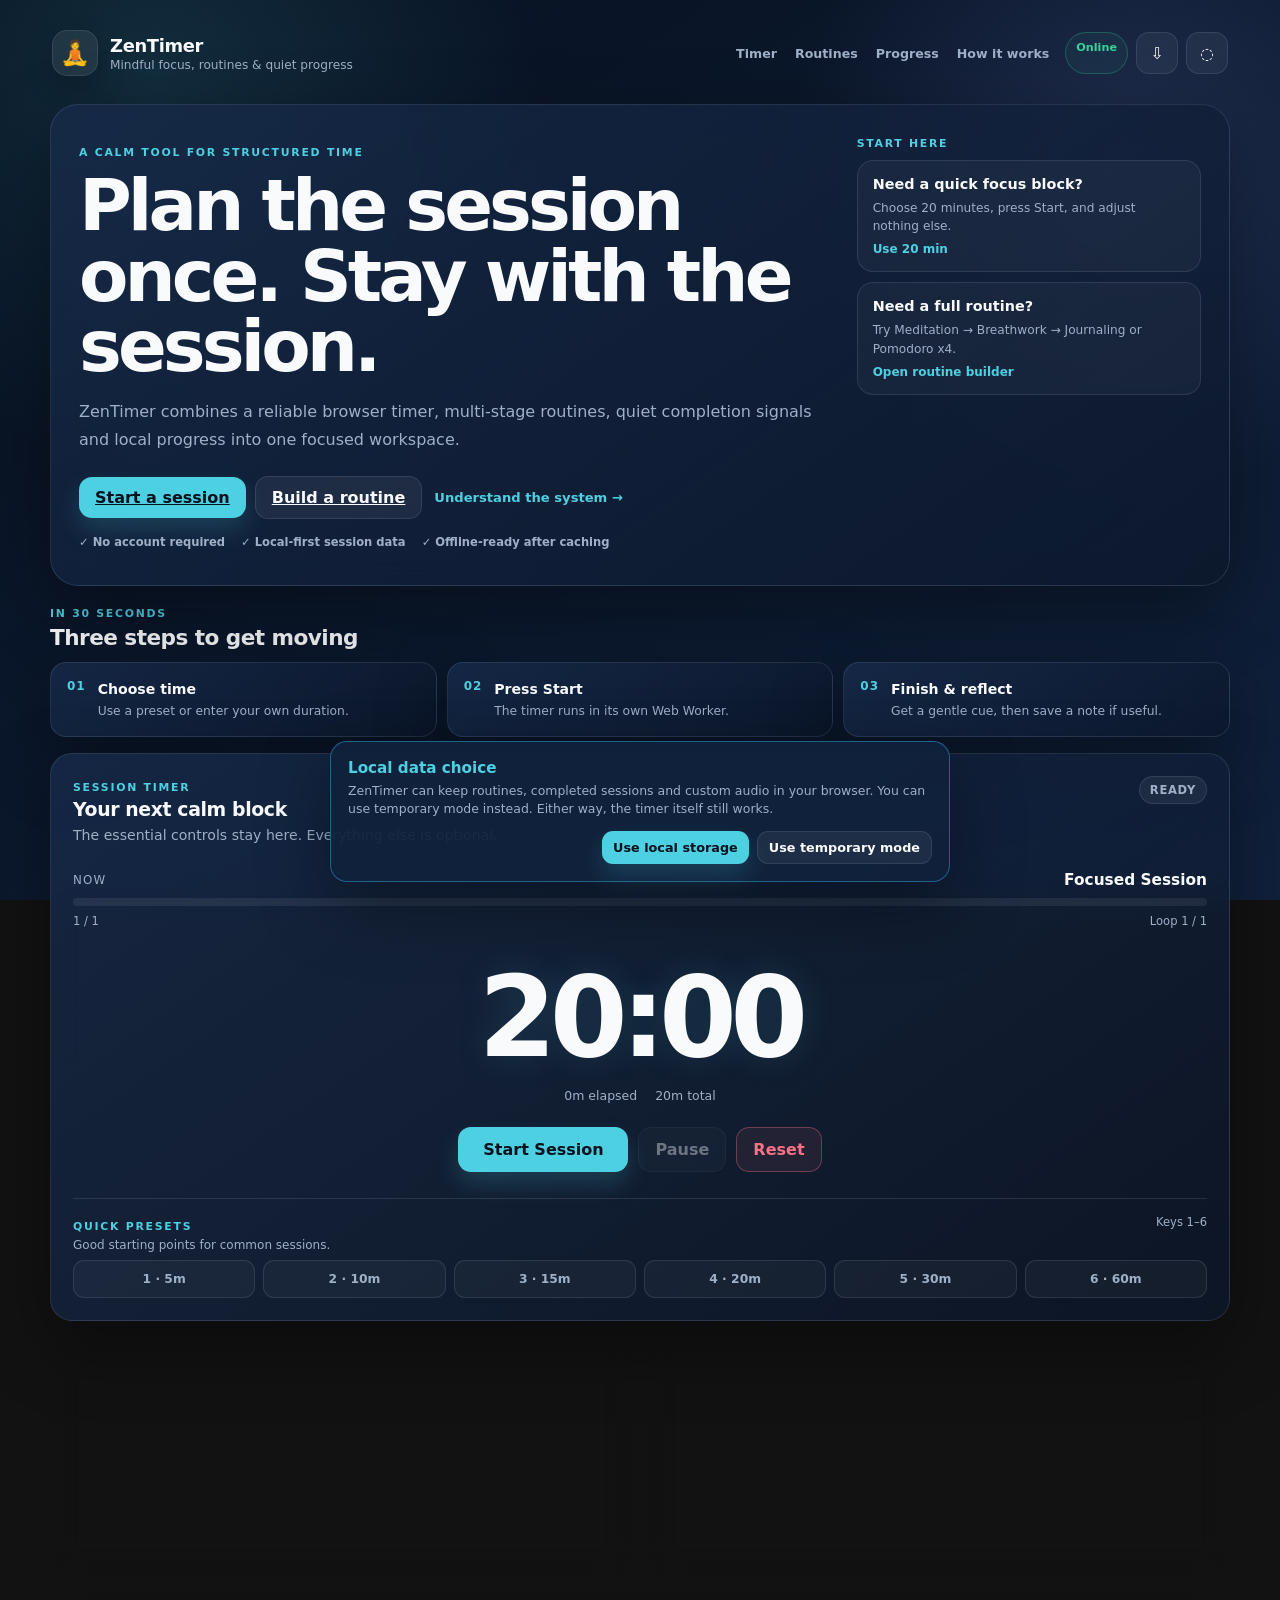
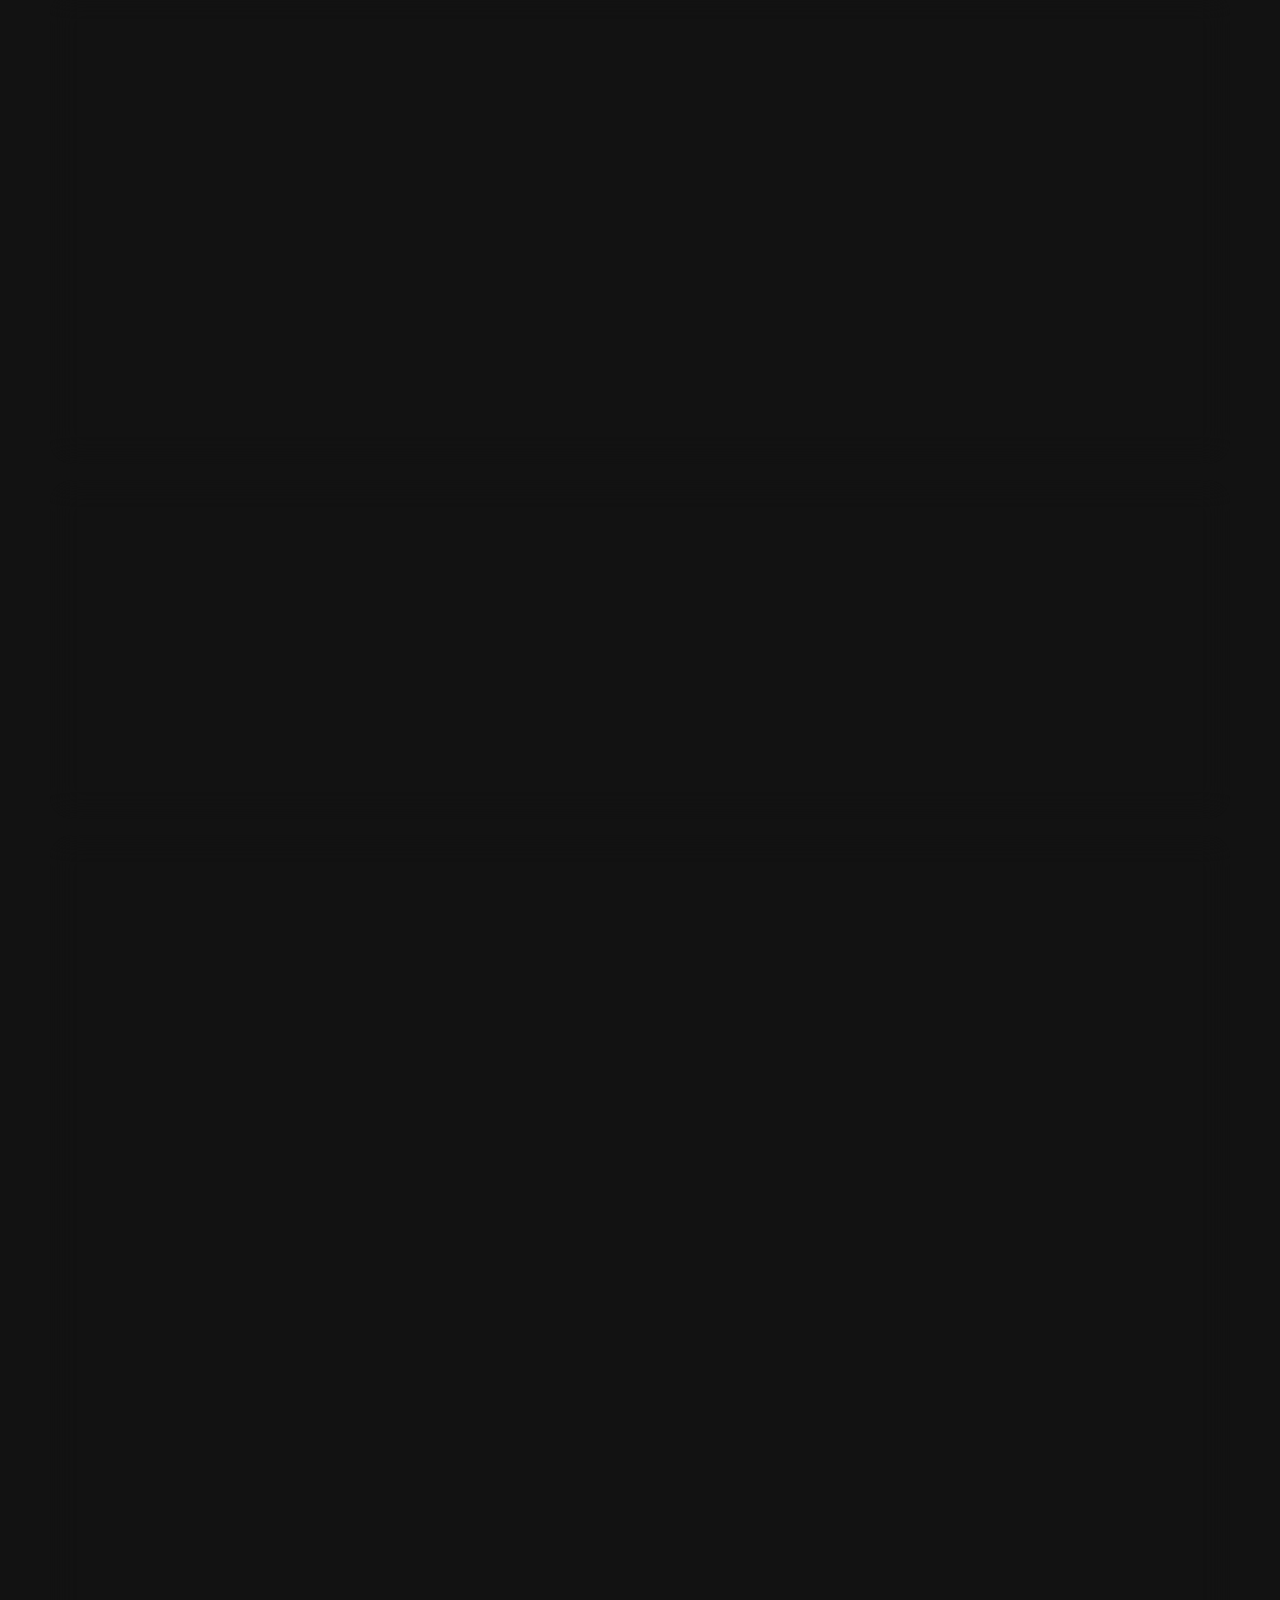
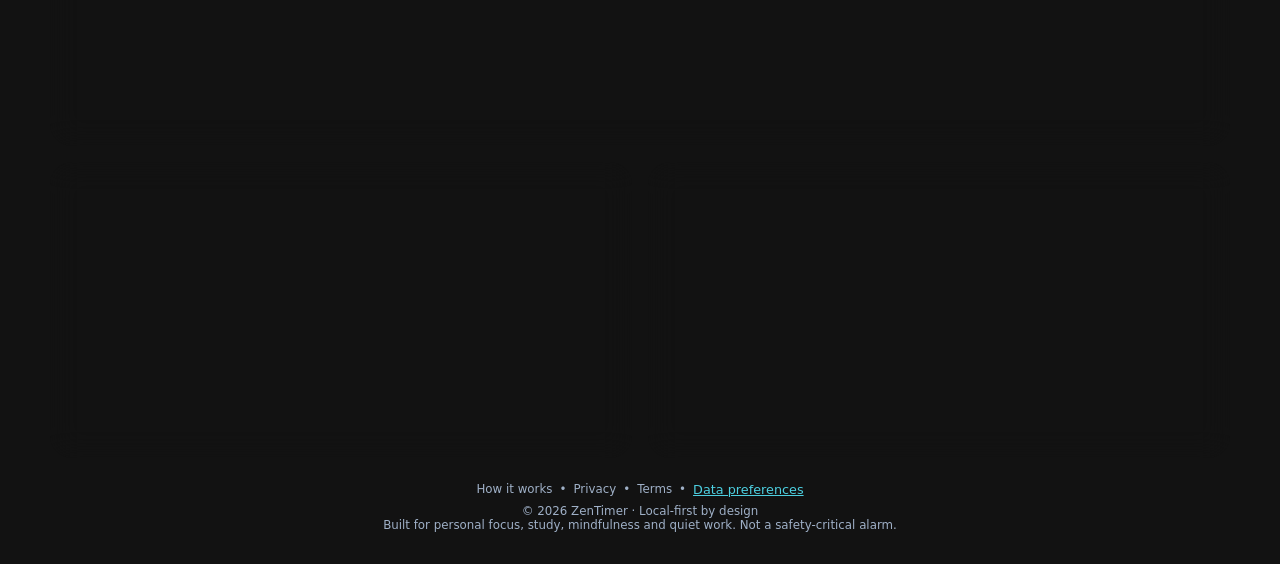
<file: index.html>
<!DOCTYPE html>
<html lang="en">
<head>
  <meta charset="UTF-8">
  <meta name="viewport" content="width=device-width, initial-scale=1.0, viewport-fit=cover">
  <meta name="theme-color" content="#07101f">
  <meta name="color-scheme" content="dark">
  <meta name="description" content="ZenTimer is a local-first mindfulness, focus and routine timer. Start quickly, build timed routines, use quiet alerts, and keep your session history on your device.">
  <meta name="keywords" content="mindfulness timer, focus timer, pomodoro timer, routine timer, meditation timer, offline timer, privacy-first productivity">
  <meta property="og:title" content="ZenTimer — Mindful Focus & Routine Timer">
  <meta property="og:description" content="A calm, local-first timer for structured focus, mindfulness and repeatable routines.">
  <meta property="og:type" content="website">
  <link rel="manifest" href="manifest.json">
  <link rel="icon" type="image/png" sizes="192x192" href="assets/icons/icon-192.png">
  <link rel="apple-touch-icon" sizes="192x192" href="assets/icons/icon-192.png">
  <link rel="stylesheet" href="css/styles.css">
  <title>ZenTimer — Mindful Focus & Routine Timer</title>
</head>
<body>
  <a class="skip-link" href="#mainContent">Skip to the timer</a>

  <div class="app-shell" id="appShell">
    <header class="topbar site-header">
      <a class="brand brand-link" href="index.html" aria-label="ZenTimer home">
        <span class="logo-icon" aria-hidden="true">🧘</span>
        <span>
          <strong>ZenTimer</strong>
          <small>Mindful focus, routines & quiet progress</small>
        </span>
      </a>
      <nav class="site-nav" aria-label="Primary navigation">
        <a href="#session">Timer</a>
        <a href="#routine">Routines</a>
        <a href="#progress">Progress</a>
        <a href="how-it-works.html">How it works</a>
      </nav>
      <div class="topbar-actions">
        <span id="networkStatus" class="status-chip" role="status" aria-live="polite">Checking connection…</span>
        <button class="icon-btn" id="installBtn" title="Install ZenTimer" aria-label="Install ZenTimer" hidden>⇩</button>
        <button class="icon-btn" id="zenBtn" title="Zen Mode (Esc)" aria-label="Enter Zen Mode">◌</button>
      </div>
    </header>

    <div id="appNotice" class="app-notice" role="status" aria-live="polite" hidden></div>

    <main class="dashboard" id="mainContent">
      <section class="hero-panel glass">
        <div class="hero-copy">
          <span class="eyebrow">A CALM TOOL FOR STRUCTURED TIME</span>
          <h1>Plan the session once. Stay with the session.</h1>
          <p class="hero-lead">ZenTimer combines a reliable browser timer, multi-stage routines, quiet completion signals and local progress into one focused workspace.</p>
          <div class="hero-actions">
            <a class="btn btn-primary" href="#session">Start a session</a>
            <a class="btn btn-secondary" href="#routine">Build a routine</a>
            <a class="text-action" href="how-it-works.html">Understand the system →</a>
          </div>
          <div class="trust-row" aria-label="ZenTimer product principles">
            <span>✓ No account required</span>
            <span>✓ Local-first session data</span>
            <span>✓ Offline-ready after caching</span>
          </div>
        </div>
        <aside class="hero-side" aria-label="Quick starting points">
          <span class="eyebrow">START HERE</span>
          <div class="starter-card">
            <strong>Need a quick focus block?</strong>
            <span>Choose 20 minutes, press Start, and adjust nothing else.</span>
            <a href="#session">Use 20 min</a>
          </div>
          <div class="starter-card">
            <strong>Need a full routine?</strong>
            <span>Try Meditation → Breathwork → Journaling or Pomodoro x4.</span>
            <a href="#routine">Open routine builder</a>
          </div>
        </aside>
      </section>

      <section class="how-start" aria-labelledby="startTitle">
        <div class="section-intro">
          <span class="eyebrow">IN 30 SECONDS</span>
          <h2 id="startTitle">Three steps to get moving</h2>
        </div>
        <div class="start-grid">
          <article class="start-step glass"><span class="step-number">01</span><div><strong>Choose time</strong><p>Use a preset or enter your own duration.</p></div></article>
          <article class="start-step glass"><span class="step-number">02</span><div><strong>Press Start</strong><p>The timer runs in its own Web Worker.</p></div></article>
          <article class="start-step glass"><span class="step-number">03</span><div><strong>Finish & reflect</strong><p>Get a gentle cue, then save a note if useful.</p></div></article>
        </div>
      </section>

      <section class="timer-card glass" id="session" aria-labelledby="timerTitle">
        <div class="section-header">
          <div>
            <span class="eyebrow">SESSION TIMER</span>
            <h2 id="timerTitle">Your next calm block</h2>
            <p class="muted">The essential controls stay here. Everything else is optional.</p>
          </div>
          <span class="status-badge" id="statusBadge" role="status" aria-live="polite">Ready</span>
        </div>

        <div class="stage-strip" id="stageStrip" aria-live="polite">
          <div class="stage-current">
            <span class="stage-label">Now</span>
            <strong id="currentStageName">Single Timer</strong>
          </div>
          <div class="stage-progress" aria-hidden="true"><span id="stageProgressBar"></span></div>
          <div class="stage-meta">
            <span id="stageCounter">1 / 1</span>
            <span id="loopCounter">Loop 1 / 1</span>
          </div>
        </div>

        <div class="timer-display" id="display" aria-live="off">20:00</div>
        <div class="elapsed-row">
          <span id="sessionElapsed">0m elapsed</span>
          <span id="sessionTotal">20m total</span>
        </div>

        <div class="controls primary-controls">
          <button id="startBtn" class="btn btn-primary btn-large">Start Session</button>
          <button id="pauseBtn" class="btn btn-secondary" disabled>Pause</button>
          <button id="resetBtn" class="btn btn-danger">Reset</button>
        </div>

        <div class="preset-wrap">
          <div class="subheader">
            <div>
              <span class="eyebrow">QUICK PRESETS</span>
              <span class="muted-inline">Good starting points for common sessions.</span>
            </div>
            <span class="hint">Keys 1–6</span>
          </div>
          <div class="preset-buttons">
            <button class="btn-preset" data-mins="5">1 · 5m</button>
            <button class="btn-preset" data-mins="10">2 · 10m</button>
            <button class="btn-preset" data-mins="15">3 · 15m</button>
            <button class="btn-preset active" data-mins="20">4 · 20m</button>
            <button class="btn-preset" data-mins="30">5 · 30m</button>
            <button class="btn-preset" data-mins="60">6 · 60m</button>
          </div>
        </div>
      </section>

      <section class="grid-2" aria-label="Session setup">
        <article class="panel glass">
          <div class="subheader">
            <div>
              <span class="eyebrow">SIMPLE TIMER</span>
              <h3>Set your base duration</h3>
            </div>
            <span class="hint">HH : MM</span>
          </div>
          <div class="time-input-group">
            <label class="input-field">
              <span>Hours</span>
              <input type="number" id="hours" min="0" max="23" value="0" inputmode="numeric" aria-label="Hours">
            </label>
            <span class="colon" aria-hidden="true">:</span>
            <label class="input-field">
              <span>Minutes</span>
              <input type="number" id="minutes" min="0" max="59" value="20" inputmode="numeric" aria-label="Minutes">
            </label>
          </div>
          <p class="helper-text">Use this for one uninterrupted block. For multiple stages, use the routine builder below.</p>
        </article>

        <article class="panel glass">
          <div class="subheader">
            <div>
              <span class="eyebrow">AMBIENT SUPPORT</span>
              <h3>Optional background sound</h3>
            </div>
            <span class="hint">Fades near finish</span>
          </div>
          <div class="sound-grid">
            <label class="select-field">
              <span>Sound</span>
              <select id="ambientSelect">
                <option value="off">Off</option>
                <option value="brown">Brown Noise</option>
                <option value="rain">Gentle Rain</option>
                <option value="binaural">4 Hz Binaural · 432/436 Hz</option>
              </select>
            </label>
            <label class="toggle compact"><input type="checkbox" id="chimeToggle" checked><span>Completion chime</span></label>
            <label class="toggle compact"><input type="checkbox" id="voiceToggle" checked><span>Voice announcement</span></label>
          </div>
        </article>
      </section>

      <section class="panel glass" id="routine" aria-labelledby="routineTitle">
        <div class="section-header">
          <div>
            <span class="eyebrow">ROUTINE BUILDER</span>
            <h2 id="routineTitle">Run several stages as one session</h2>
            <p class="muted">Example: 20 min Meditation → 5 min Breathwork → 10 min Journaling.</p>
          </div>
          <span class="chip" id="routineDurationChip">0m</span>
        </div>

        <div class="template-grid">
          <button type="button" class="template-card" data-template="morning"><strong>Morning Reset</strong><span>20m meditate · 5m breathe · 10m journal</span></button>
          <button type="button" class="template-card" data-template="pomodoro"><strong>Pomodoro x4</strong><span>25m deep work · 5m break × 4</span></button>
          <button type="button" class="template-card" data-template="deepwork"><strong>Deep Work</strong><span>50m focus · 10m recovery</span></button>
        </div>

        <div class="routine-toolbar">
          <label class="select-field routine-template-field">
            <span>Or choose a template</span>
            <select id="routineTemplate" aria-label="Routine templates">
              <option value="">Templates…</option>
              <option value="morning">Morning Reset</option>
              <option value="pomodoro">Pomodoro x4</option>
              <option value="deepwork">Deep Work + Break</option>
            </select>
          </label>
          <label class="number-field">
            <span>Repeat routine</span>
            <input type="number" id="routineLoops" min="1" max="12" value="1" aria-label="Routine repeat count">
          </label>
          <button class="btn btn-secondary btn-sm" id="saveRoutineBtn">Save routine</button>
          <button class="btn btn-secondary btn-sm" id="clearRoutineBtn">Clear</button>
        </div>

        <div id="routineList" class="routine-list"></div>

        <div class="routine-add">
          <input id="blockName" maxlength="42" placeholder="Block name (e.g. Meditation)" aria-label="Block name">
          <input id="blockMinutes" type="number" min="0" max="240" placeholder="min" aria-label="Block minutes">
          <input id="blockSeconds" type="number" min="0" max="59" placeholder="sec" aria-label="Block seconds">
          <button class="btn btn-primary btn-sm" id="addBlockBtn">+ Add block</button>
        </div>

        <div class="routine-saved">
          <label class="select-field">
            <span>Saved routines</span>
            <select id="savedRoutineSelect">
              <option value="">Choose a saved routine…</option>
            </select>
          </label>
          <button class="btn-link" id="deleteRoutineBtn">Delete saved routine</button>
        </div>
      </section>

      <section class="panel glass" id="customize" aria-labelledby="customizeTitle">
        <div class="section-header">
          <div>
            <span class="eyebrow">OPTIONAL CONTROLS</span>
            <h2 id="customizeTitle">Make the session fit your environment</h2>
            <p class="muted">Keep these defaults unless you have a specific need.</p>
          </div>
        </div>
        <div class="customize-grid">
          <article class="setting-card">
            <span class="setting-icon" aria-hidden="true">🔔</span>
            <div>
              <h3>Mid-session chimes</h3>
              <p>Use a soft time anchor during long sessions.</p>
              <label class="toggle"><input type="checkbox" id="intervalToggle"><span>Enable interval chimes</span></label>
              <label class="select-field"><span>Every</span><select id="intervalMinutes"><option value="5">5 minutes</option><option value="10" selected>10 minutes</option><option value="15">15 minutes</option><option value="20">20 minutes</option></select></label>
            </div>
          </article>
          <article class="setting-card">
            <span class="setting-icon" aria-hidden="true">🔇</span>
            <div>
              <h3>Quiet workspace</h3>
              <p>Finish without a loud alert in a library or shared office.</p>
              <label class="toggle"><input type="checkbox" id="visualAlarmToggle" checked><span>Pulse screen + tab title</span></label>
              <button class="btn-link" id="notifyBtn">Enable OS notifications</button>
            </div>
          </article>
          <article class="setting-card">
            <span class="setting-icon" aria-hidden="true">⌨</span>
            <div>
              <h3>Keyboard control</h3>
              <p>Start, pause, reset or enter Zen Mode without leaving the keyboard.</p>
              <div class="shortcut-grid compact-shortcuts">
                <span><kbd>Space</kbd> Start / Pause</span><span><kbd>R</kbd> Reset</span><span><kbd>Esc</kbd> Zen Mode</span><span><kbd>1–6</kbd> Presets</span>
              </div>
            </div>
          </article>
        </div>
      </section>

      <section class="panel glass" id="progress" aria-labelledby="progressTitle">
        <div class="section-header">
          <div>
            <span class="eyebrow">PRIVATE PROGRESS</span>
            <h2 id="progressTitle">Review your practice without a cloud account</h2>
            <p class="muted">Completed sessions, notes, streaks and custom routines stay in browser storage on this device.</p>
          </div>
          <button class="btn btn-secondary btn-sm" id="clearAnalyticsBtn">Clear history</button>
        </div>
        <div class="stats-grid">
          <div class="stat"><strong id="totalHours">0.0h</strong><span>Total time</span></div>
          <div class="stat"><strong id="currentStreak">0</strong><span>Current streak</span></div>
          <div class="stat"><strong id="longestStreak">0</strong><span>Longest streak</span></div>
          <div class="stat"><strong id="sessionCount">0</strong><span>Sessions</span></div>
        </div>
        <div class="heatmap-grid">
          <div><div class="heatmap-title">Last 5 weeks</div><div id="weeklyHeatmap" class="heatmap"></div></div>
          <div><div class="heatmap-title">Last 6 months</div><div id="monthlyHeatmap" class="heatmap"></div></div>
        </div>
        <div class="recent-block">
          <div class="subheader"><strong>Recent reflections</strong><span class="hint">Export anytime</span></div>
          <div id="recentSessions" class="recent-sessions"><p class="muted">Complete a session to see your private reflections here.</p></div>
          <div class="export-actions"><button class="btn-link" id="exportMarkdownBtn">Export Markdown</button><button class="btn-link" id="exportCsvBtn">Export CSV</button></div>
        </div>
      </section>

      <section class="grid-2">
        <article class="panel glass">
          <div class="section-header">
            <div><span class="eyebrow">CUSTOM BELL</span><h3>Use your own MP3 or WAV</h3><p class="muted">Stored locally as a browser Blob; nothing is uploaded by this app.</p></div>
          </div>
          <div id="dropZone" class="drop-zone" tabindex="0">
            <input id="audioFileInput" type="file" accept=".mp3,.wav,audio/mpeg,audio/wav" hidden>
            <strong>Drop a .mp3 or .wav here</strong>
            <span>or <button class="btn-link inline" id="browseAudioBtn">browse from device</button></span>
          </div>
          <div class="custom-audio-row"><div id="customAudioName" class="muted">No custom bell selected</div><div class="inline-actions"><button class="btn btn-secondary btn-sm" id="previewAudioBtn" disabled>Preview</button><button class="btn btn-danger btn-sm" id="deleteAudioBtn" disabled>Remove</button></div></div>
        </article>

        <article class="panel glass value-panel">
          <span class="eyebrow">WHY ZEN TIMER?</span>
          <h3>It solves the friction around the timer.</h3>
          <p>Instead of switching tools between work, breaks, mindfulness and reflection, the app keeps the whole session in one place.</p>
          <div class="value-list">
            <span>→ Less manual reconfiguration</span>
            <span>→ Quiet completion options</span>
            <span>→ Progress without a mandatory account</span>
            <span>→ One repeatable workflow</span>
          </div>
          <a class="btn btn-secondary btn-sm" href="how-it-works.html">See the problem, architecture & roadmap →</a>
        </article>
      </section>
    </main>

    <footer>
      <nav class="footer-nav" aria-label="Footer navigation">
        <a href="how-it-works.html">How it works</a><span>•</span>
        <a href="privacy.html">Privacy</a><span>•</span>
        <a href="terms.html">Terms</a><span>•</span>
        <button id="manageConsentBtn" class="btn-text-link">Data preferences</button>
      </nav>
      <p class="copyright">© 2026 ZenTimer · Local-first by design</p>
      <p class="footer-note">Built for personal focus, study, mindfulness and quiet work. Not a safety-critical alarm.</p>
    </footer>
  </div>

  <div id="gdprBanner" class="gdpr-banner hidden">
    <div class="gdpr-content">
      <h3>Local data choice</h3>
      <p>ZenTimer can keep routines, completed sessions and custom audio in your browser. You can use temporary mode instead. Either way, the timer itself still works.</p>
      <div class="gdpr-actions">
        <button id="gdprAccept" class="btn btn-primary btn-sm">Use local storage</button>
        <button id="gdprDecline" class="btn btn-secondary btn-sm">Use temporary mode</button>
      </div>
    </div>
  </div>

  <div id="reflectionModal" class="modal hidden" role="dialog" aria-modal="true" aria-labelledby="reflectionTitle">
    <div class="modal-card glass">
      <div class="section-header">
        <div><span class="eyebrow">SESSION COMPLETE</span><h2 id="reflectionTitle">How did that session feel?</h2></div>
        <button class="icon-btn" id="closeReflectionBtn" title="Save & close" aria-label="Save and close">×</button>
      </div>
      <p id="reflectionSummary" class="muted"></p>
      <label class="select-field"><span>Focus rating</span><select id="focusRating"><option value="5">5 — deeply focused</option><option value="4">4 — focused</option><option value="3" selected>3 — mixed</option><option value="2">2 — distracted</option><option value="1">1 — very distracted</option></select></label>
      <label class="select-field"><span>Reflection / note</span><textarea id="reflectionNote" maxlength="500" placeholder="What do you want to remember?"></textarea></label>
      <div class="modal-actions"><button id="skipReflectionBtn" class="btn btn-secondary">Skip for now</button><button id="saveReflectionBtn" class="btn btn-primary">Save reflection</button></div>
    </div>
  </div>

  <div id="zenOverlay" class="zen-overlay hidden" aria-hidden="true">
    <div class="zen-clock" id="zenClock"></div>
    <div class="breath-circle" id="breathCircle"><span id="breathPhase">Inhale · 4</span></div>
    <div class="zen-stage" id="zenStage">Breathe</div>
    <button class="zen-exit" id="zenExitBtn">Exit Zen Mode · Esc</button>
  </div>

  <div id="visualAlert" class="visual-alert hidden">
    <div class="visual-alert-card"><span>✦</span><strong>Session Complete</strong><button class="btn btn-primary btn-sm" id="dismissVisualBtn">Dismiss</button></div>
  </div>

  <audio id="silentAudio" loop preload="auto" aria-hidden="true" src="[data-uri]"></audio>
  <audio id="customAudio" preload="auto"></audio>
  <noscript><div class="noscript-card">ZenTimer needs JavaScript to run the timer. Please enable JavaScript in your browser and reload the page.</div></noscript>

  <script src="js/app.js"></script>
  <script src="js/reliability.js"></script>
</body>
</html>
</file>
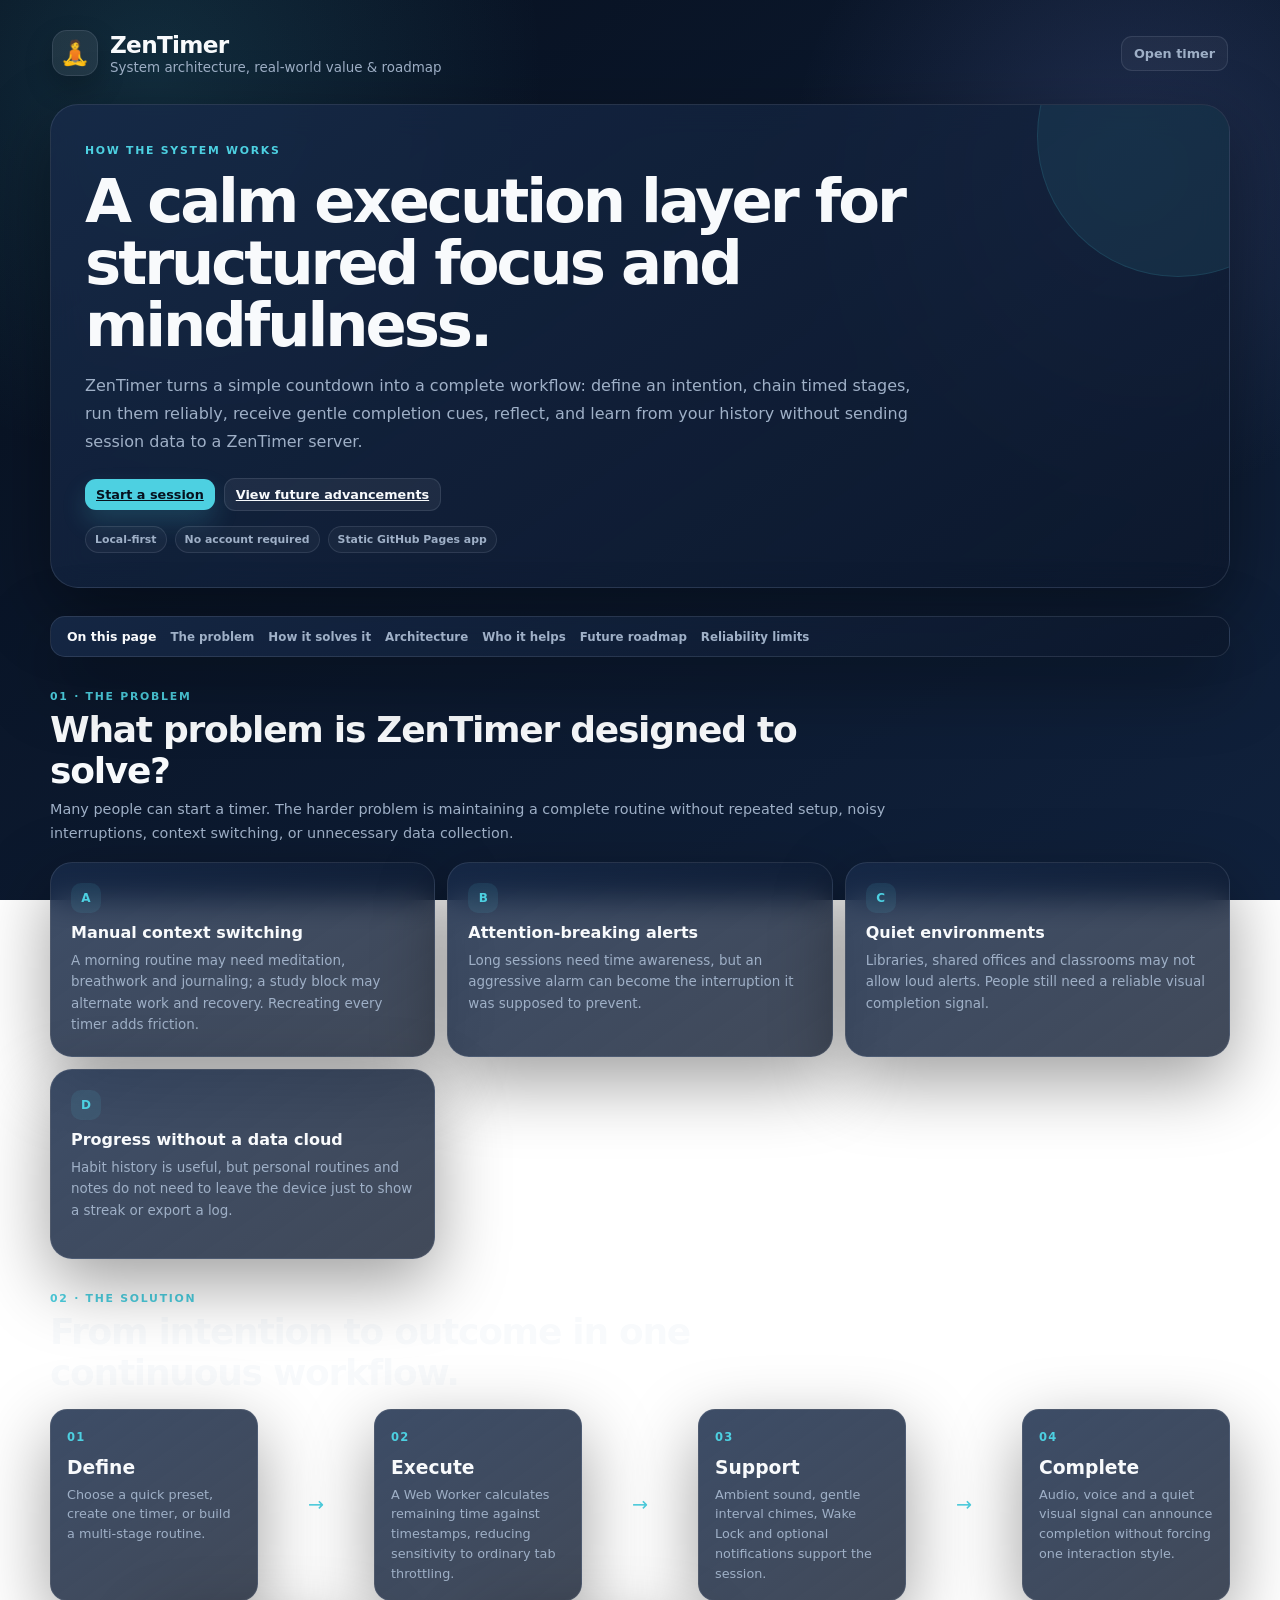
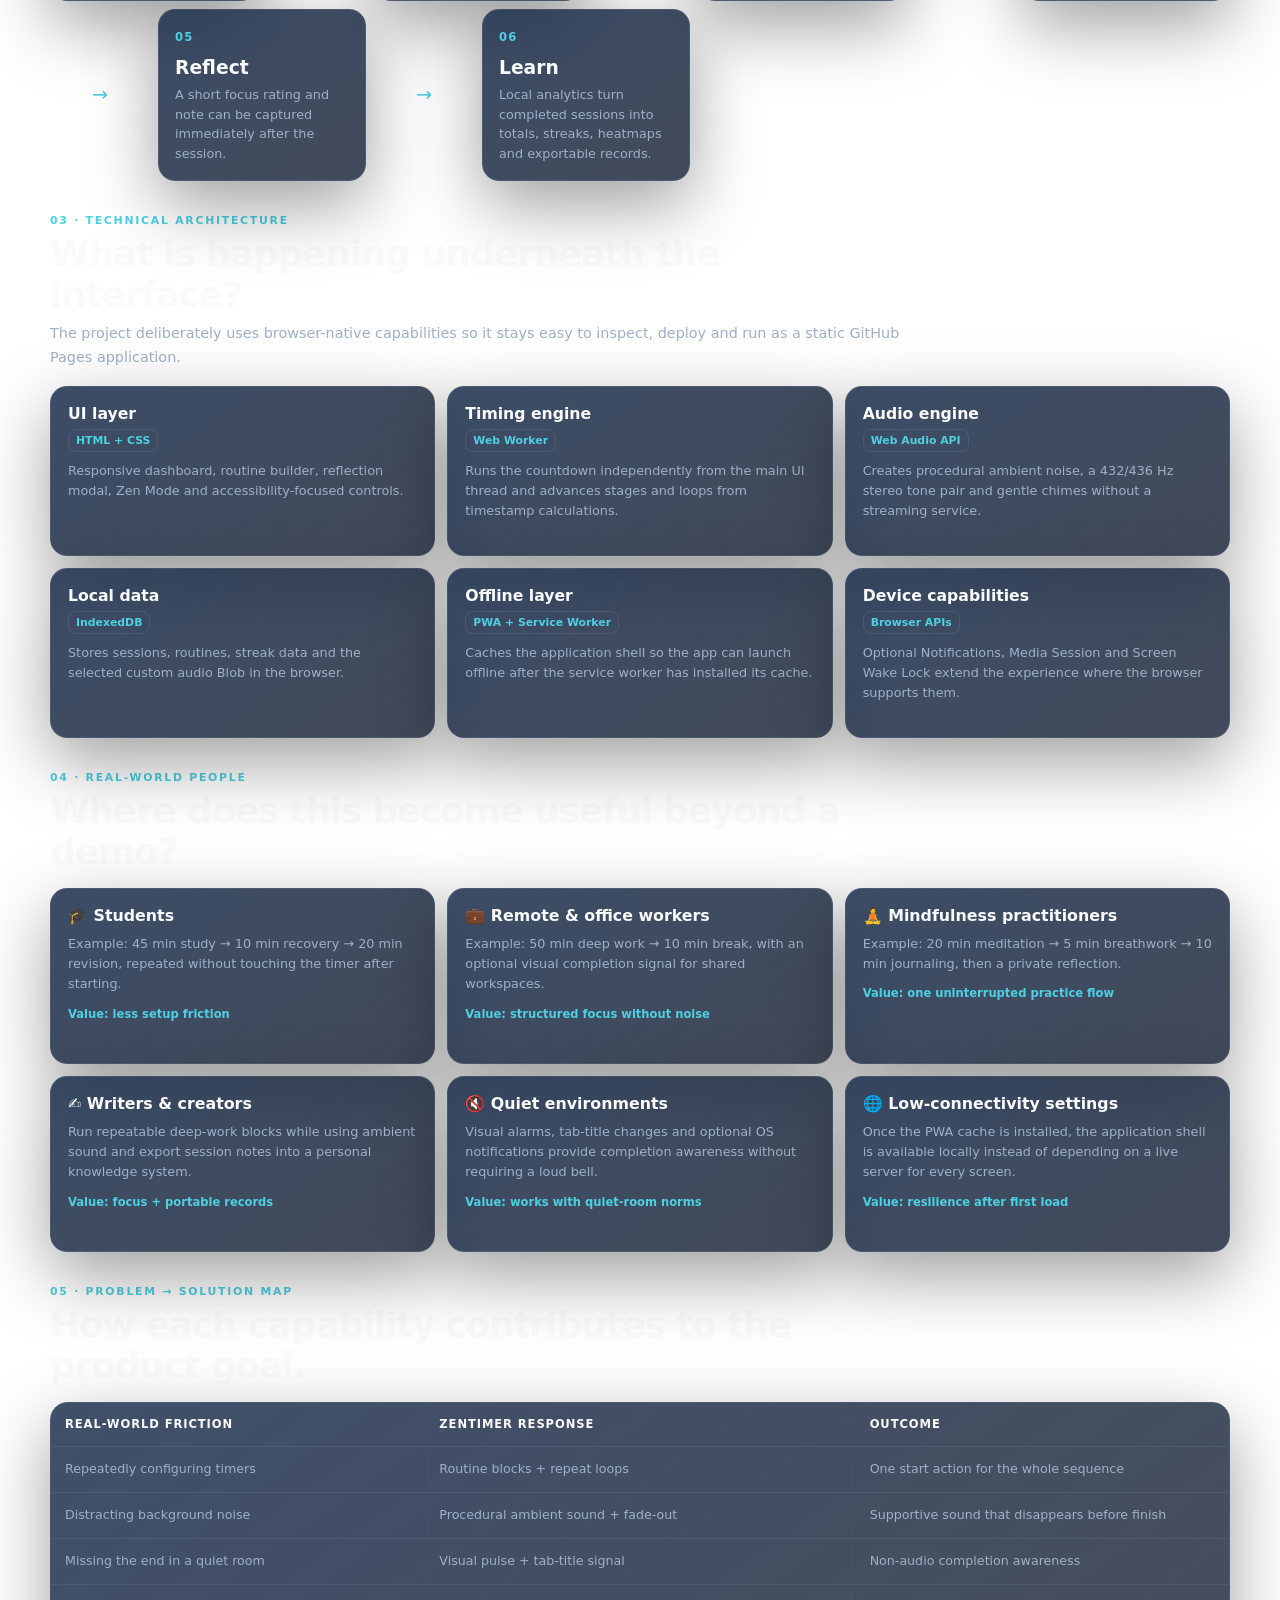
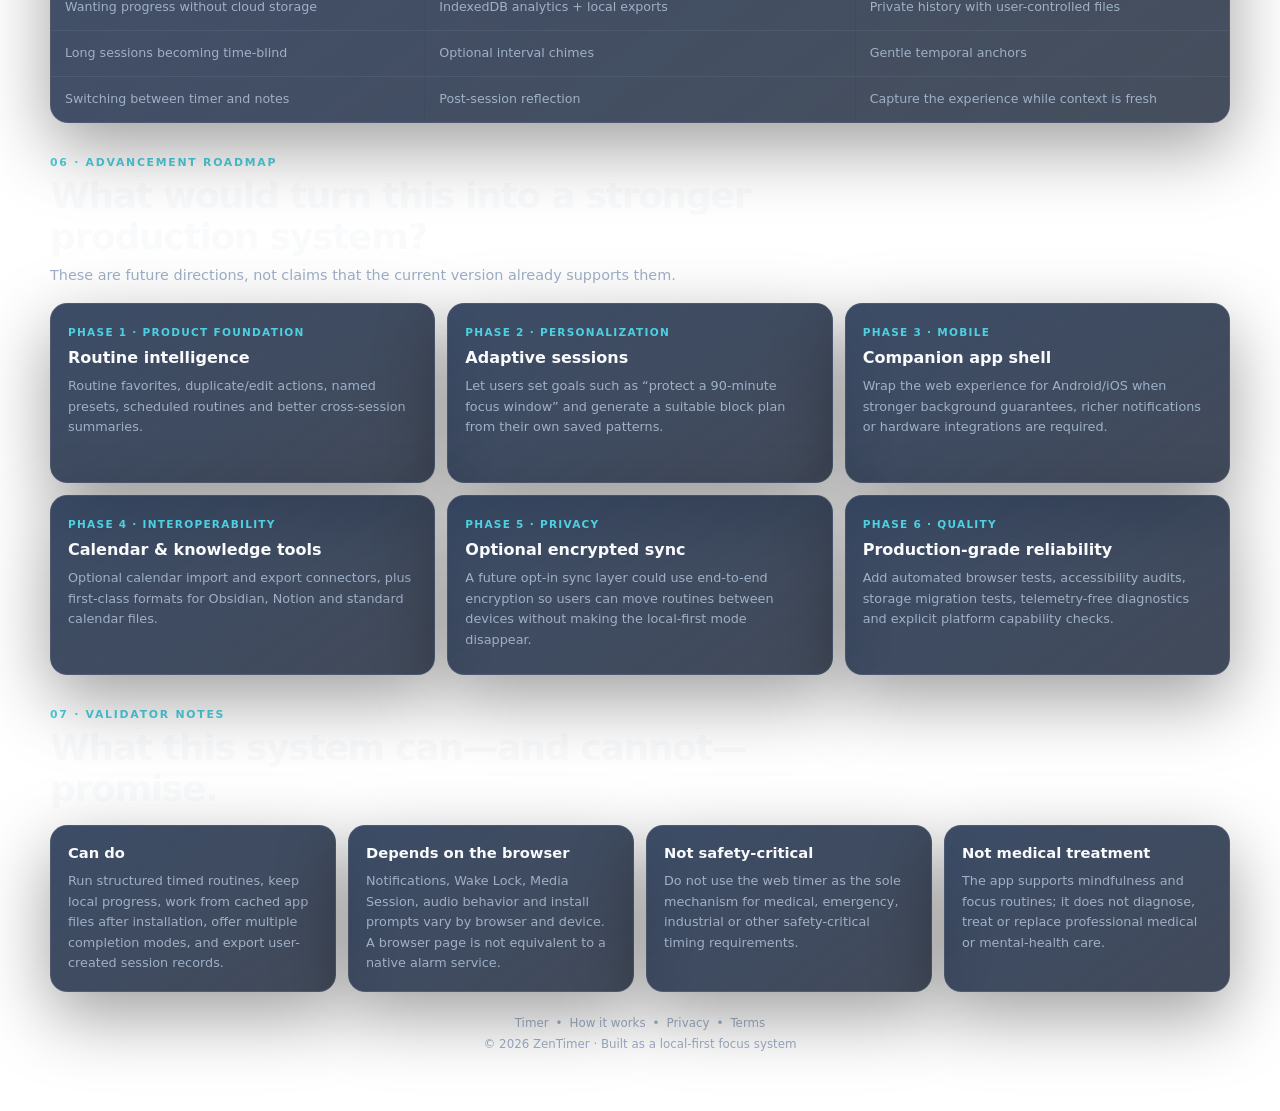
<file: how-it-works.html>
<!DOCTYPE html>
<html lang="en">
<head>
  <meta charset="UTF-8">
  <meta name="viewport" content="width=device-width, initial-scale=1.0">
  <meta name="theme-color" content="#0b1329">
  <meta name="description" content="How ZenTimer works, the problem it solves, who it helps, its technical architecture, current capabilities and future product roadmap.">
  <link rel="icon" type="image/png" href="assets/icons/icon-192.png">
  <link rel="apple-touch-icon" href="assets/icons/icon-192.png">
  <link rel="manifest" href="manifest.json">
  <link rel="stylesheet" href="css/styles.css">
  <title>How ZenTimer Works — System, Problem & Roadmap</title>
</head>
<body class="info-page">
  <div class="app-shell">
    <header class="topbar">
      <div class="brand">
        <div class="logo-icon" aria-hidden="true">🧘</div>
        <div>
          <h1>ZenTimer</h1>
          <p>System architecture, real-world value & roadmap</p>
        </div>
      </div>
      <div class="topbar-actions">
        <a class="top-nav-link" href="index.html">Open timer</a>
      </div>
    </header>

    <main class="guide-layout">
      <section class="guide-hero glass">
        <span class="eyebrow">HOW THE SYSTEM WORKS</span>
        <h2>A calm execution layer for structured focus and mindfulness.</h2>
        <p class="lead">ZenTimer turns a simple countdown into a complete workflow: define an intention, chain timed stages, run them reliably, receive gentle completion cues, reflect, and learn from your history without sending session data to a ZenTimer server.</p>
        <div class="hero-actions">
          <a class="btn btn-primary btn-sm" href="index.html#session">Start a session</a>
          <a class="btn btn-secondary btn-sm" href="#roadmap">View future advancements</a>
        </div>
        <div class="guide-trust"><span>Local-first</span><span>No account required</span><span>Static GitHub Pages app</span></div>
      </section>

      <nav class="guide-toc glass" aria-label="Guide sections">
        <strong>On this page</strong>
        <a href="#problem">The problem</a>
        <a href="#solution">How it solves it</a>
        <a href="#architecture">Architecture</a>
        <a href="#people">Who it helps</a>
        <a href="#roadmap">Future roadmap</a>
        <a href="#limits">Reliability limits</a>
      </nav>

      <section class="guide-section" id="problem">
        <div class="guide-heading">
          <span class="eyebrow">01 · THE PROBLEM</span>
          <h2>What problem is ZenTimer designed to solve?</h2>
          <p>Many people can start a timer. The harder problem is maintaining a complete routine without repeated setup, noisy interruptions, context switching, or unnecessary data collection.</p>
        </div>
        <div class="problem-grid">
          <article class="story-card glass"><span class="number-badge">A</span><h3>Manual context switching</h3><p>A morning routine may need meditation, breathwork and journaling; a study block may alternate work and recovery. Recreating every timer adds friction.</p></article>
          <article class="story-card glass"><span class="number-badge">B</span><h3>Attention-breaking alerts</h3><p>Long sessions need time awareness, but an aggressive alarm can become the interruption it was supposed to prevent.</p></article>
          <article class="story-card glass"><span class="number-badge">C</span><h3>Quiet environments</h3><p>Libraries, shared offices and classrooms may not allow loud alerts. People still need a reliable visual completion signal.</p></article>
          <article class="story-card glass"><span class="number-badge">D</span><h3>Progress without a data cloud</h3><p>Habit history is useful, but personal routines and notes do not need to leave the device just to show a streak or export a log.</p></article>
        </div>
      </section>

      <section class="guide-section" id="solution">
        <div class="guide-heading">
          <span class="eyebrow">02 · THE SOLUTION</span>
          <h2>From intention to outcome in one continuous workflow.</h2>
        </div>
        <div class="system-flow">
          <article class="flow-step glass"><span>01</span><h3>Define</h3><p>Choose a quick preset, create one timer, or build a multi-stage routine.</p></article>
          <div class="flow-arrow">→</div>
          <article class="flow-step glass"><span>02</span><h3>Execute</h3><p>A Web Worker calculates remaining time against timestamps, reducing sensitivity to ordinary tab throttling.</p></article>
          <div class="flow-arrow">→</div>
          <article class="flow-step glass"><span>03</span><h3>Support</h3><p>Ambient sound, gentle interval chimes, Wake Lock and optional notifications support the session.</p></article>
          <div class="flow-arrow">→</div>
          <article class="flow-step glass"><span>04</span><h3>Complete</h3><p>Audio, voice and a quiet visual signal can announce completion without forcing one interaction style.</p></article>
          <div class="flow-arrow">→</div>
          <article class="flow-step glass"><span>05</span><h3>Reflect</h3><p>A short focus rating and note can be captured immediately after the session.</p></article>
          <div class="flow-arrow">→</div>
          <article class="flow-step glass"><span>06</span><h3>Learn</h3><p>Local analytics turn completed sessions into totals, streaks, heatmaps and exportable records.</p></article>
        </div>
      </section>

      <section class="guide-section" id="architecture">
        <div class="guide-heading">
          <span class="eyebrow">03 · TECHNICAL ARCHITECTURE</span>
          <h2>What is happening underneath the interface?</h2>
          <p>The project deliberately uses browser-native capabilities so it stays easy to inspect, deploy and run as a static GitHub Pages application.</p>
        </div>
        <div class="architecture-grid">
          <article class="arch-card glass"><strong>UI layer</strong><span>HTML + CSS</span><p>Responsive dashboard, routine builder, reflection modal, Zen Mode and accessibility-focused controls.</p></article>
          <article class="arch-card glass"><strong>Timing engine</strong><span>Web Worker</span><p>Runs the countdown independently from the main UI thread and advances stages and loops from timestamp calculations.</p></article>
          <article class="arch-card glass"><strong>Audio engine</strong><span>Web Audio API</span><p>Creates procedural ambient noise, a 432/436 Hz stereo tone pair and gentle chimes without a streaming service.</p></article>
          <article class="arch-card glass"><strong>Local data</strong><span>IndexedDB</span><p>Stores sessions, routines, streak data and the selected custom audio Blob in the browser.</p></article>
          <article class="arch-card glass"><strong>Offline layer</strong><span>PWA + Service Worker</span><p>Caches the application shell so the app can launch offline after the service worker has installed its cache.</p></article>
          <article class="arch-card glass"><strong>Device capabilities</strong><span>Browser APIs</span><p>Optional Notifications, Media Session and Screen Wake Lock extend the experience where the browser supports them.</p></article>
        </div>
      </section>

      <section class="guide-section" id="people">
        <div class="guide-heading">
          <span class="eyebrow">04 · REAL-WORLD PEOPLE</span>
          <h2>Where does this become useful beyond a demo?</h2>
        </div>
        <div class="use-case-grid">
          <article class="use-case glass"><h3>🎓 Students</h3><p>Example: 45 min study → 10 min recovery → 20 min revision, repeated without touching the timer after starting.</p><span>Value: less setup friction</span></article>
          <article class="use-case glass"><h3>💼 Remote & office workers</h3><p>Example: 50 min deep work → 10 min break, with an optional visual completion signal for shared workspaces.</p><span>Value: structured focus without noise</span></article>
          <article class="use-case glass"><h3>🧘 Mindfulness practitioners</h3><p>Example: 20 min meditation → 5 min breathwork → 10 min journaling, then a private reflection.</p><span>Value: one uninterrupted practice flow</span></article>
          <article class="use-case glass"><h3>✍️ Writers & creators</h3><p>Run repeatable deep-work blocks while using ambient sound and export session notes into a personal knowledge system.</p><span>Value: focus + portable records</span></article>
          <article class="use-case glass"><h3>🔇 Quiet environments</h3><p>Visual alarms, tab-title changes and optional OS notifications provide completion awareness without requiring a loud bell.</p><span>Value: works with quiet-room norms</span></article>
          <article class="use-case glass"><h3>🌐 Low-connectivity settings</h3><p>Once the PWA cache is installed, the application shell is available locally instead of depending on a live server for every screen.</p><span>Value: resilience after first load</span></article>
        </div>
      </section>

      <section class="guide-section">
        <div class="guide-heading">
          <span class="eyebrow">05 · PROBLEM → SOLUTION MAP</span>
          <h2>How each capability contributes to the product goal.</h2>
        </div>
        <div class="solution-table glass">
          <div class="solution-row solution-head"><strong>Real-world friction</strong><strong>ZenTimer response</strong><strong>Outcome</strong></div>
          <div class="solution-row"><span>Repeatedly configuring timers</span><span>Routine blocks + repeat loops</span><span>One start action for the whole sequence</span></div>
          <div class="solution-row"><span>Distracting background noise</span><span>Procedural ambient sound + fade-out</span><span>Supportive sound that disappears before finish</span></div>
          <div class="solution-row"><span>Missing the end in a quiet room</span><span>Visual pulse + tab-title signal</span><span>Non-audio completion awareness</span></div>
          <div class="solution-row"><span>Wanting progress without cloud storage</span><span>IndexedDB analytics + local exports</span><span>Private history with user-controlled files</span></div>
          <div class="solution-row"><span>Long sessions becoming time-blind</span><span>Optional interval chimes</span><span>Gentle temporal anchors</span></div>
          <div class="solution-row"><span>Switching between timer and notes</span><span>Post-session reflection</span><span>Capture the experience while context is fresh</span></div>
        </div>
      </section>

      <section class="guide-section" id="roadmap">
        <div class="guide-heading">
          <span class="eyebrow">06 · ADVANCEMENT ROADMAP</span>
          <h2>What would turn this into a stronger production system?</h2>
          <p>These are future directions, not claims that the current version already supports them.</p>
        </div>
        <div class="roadmap-grid">
          <article class="roadmap-card glass"><span class="phase">PHASE 1 · PRODUCT FOUNDATION</span><h3>Routine intelligence</h3><p>Routine favorites, duplicate/edit actions, named presets, scheduled routines and better cross-session summaries.</p></article>
          <article class="roadmap-card glass"><span class="phase">PHASE 2 · PERSONALIZATION</span><h3>Adaptive sessions</h3><p>Let users set goals such as “protect a 90-minute focus window” and generate a suitable block plan from their own saved patterns.</p></article>
          <article class="roadmap-card glass"><span class="phase">PHASE 3 · MOBILE</span><h3>Companion app shell</h3><p>Wrap the web experience for Android/iOS when stronger background guarantees, richer notifications or hardware integrations are required.</p></article>
          <article class="roadmap-card glass"><span class="phase">PHASE 4 · INTEROPERABILITY</span><h3>Calendar & knowledge tools</h3><p>Optional calendar import and export connectors, plus first-class formats for Obsidian, Notion and standard calendar files.</p></article>
          <article class="roadmap-card glass"><span class="phase">PHASE 5 · PRIVACY</span><h3>Optional encrypted sync</h3><p>A future opt-in sync layer could use end-to-end encryption so users can move routines between devices without making the local-first mode disappear.</p></article>
          <article class="roadmap-card glass"><span class="phase">PHASE 6 · QUALITY</span><h3>Production-grade reliability</h3><p>Add automated browser tests, accessibility audits, storage migration tests, telemetry-free diagnostics and explicit platform capability checks.</p></article>
        </div>
      </section>

      <section class="guide-section" id="limits">
        <div class="guide-heading">
          <span class="eyebrow">07 · VALIDATOR NOTES</span>
          <h2>What this system can—and cannot—promise.</h2>
        </div>
        <div class="validator-grid">
          <article class="validator-card glass"><strong>Can do</strong><p>Run structured timed routines, keep local progress, work from cached app files after installation, offer multiple completion modes, and export user-created session records.</p></article>
          <article class="validator-card glass"><strong>Depends on the browser</strong><p>Notifications, Wake Lock, Media Session, audio behavior and install prompts vary by browser and device. A browser page is not equivalent to a native alarm service.</p></article>
          <article class="validator-card glass"><strong>Not safety-critical</strong><p>Do not use the web timer as the sole mechanism for medical, emergency, industrial or other safety-critical timing requirements.</p></article>
          <article class="validator-card glass"><strong>Not medical treatment</strong><p>The app supports mindfulness and focus routines; it does not diagnose, treat or replace professional medical or mental-health care.</p></article>
        </div>
      </section>
    </main>

    <footer>
      <nav class="footer-nav">
        <a href="index.html">Timer</a><span>•</span>
        <a href="how-it-works.html">How it works</a><span>•</span>
        <a href="privacy.html">Privacy</a><span>•</span>
        <a href="terms.html">Terms</a>
      </nav>
      <p class="copyright">© 2026 ZenTimer · Built as a local-first focus system</p>
    </footer>
  </div>
</body>
</html>
</file>
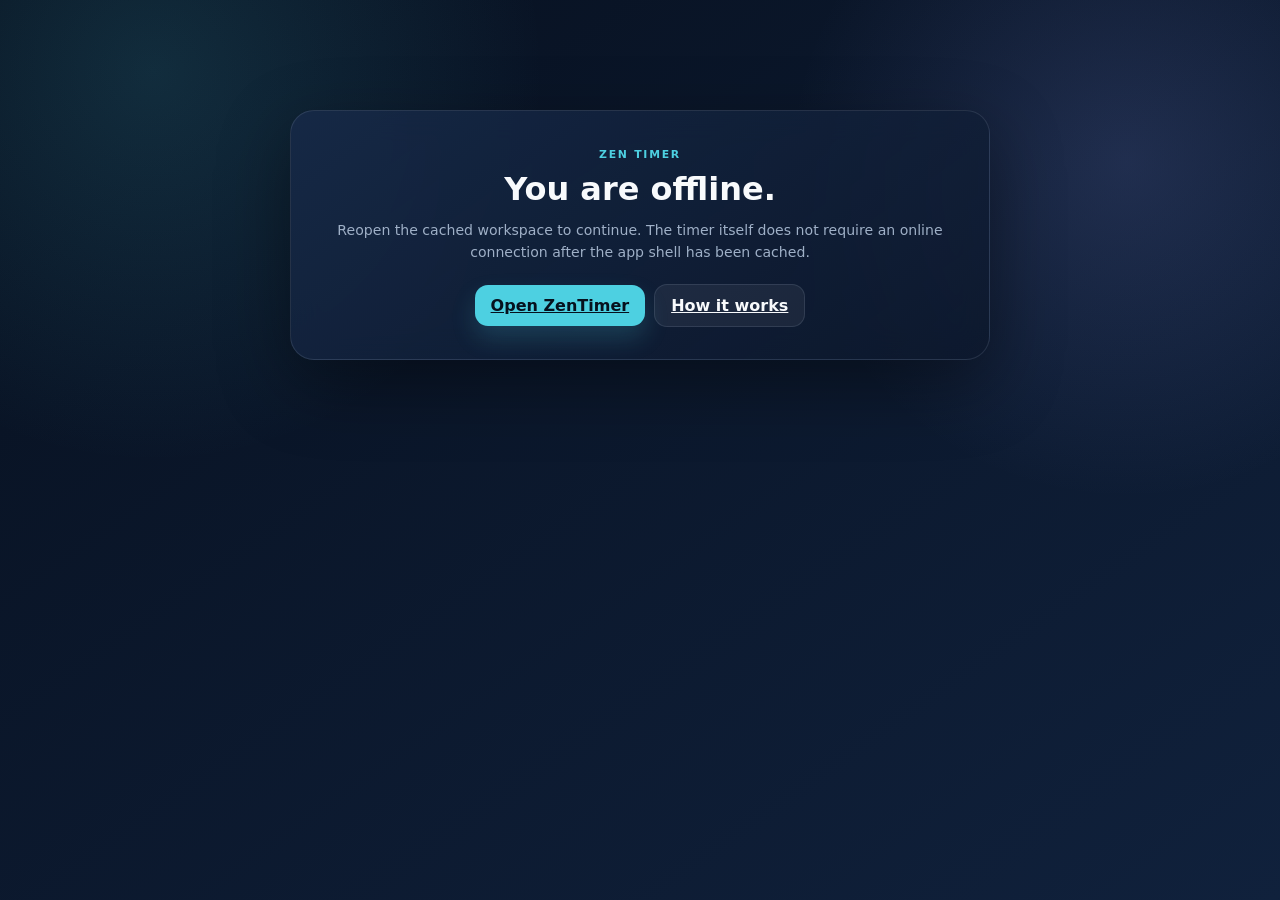
<file: offline.html>
<!DOCTYPE html><html lang="en"><head><meta charset="UTF-8"><meta name="viewport" content="width=device-width, initial-scale=1.0"><meta name="theme-color" content="#07101f"><link rel="icon" type="image/png" sizes="192x192" href="assets/icons/icon-192.png"><link rel="stylesheet" href="css/styles.css"><title>Offline — ZenTimer</title></head><body><main class="glass" style="max-width:700px;margin:10vh auto;padding:32px;border-radius:24px;text-align:center"><span class="eyebrow">ZEN TIMER</span><h1 style="margin-top:8px">You are offline.</h1><p class="muted" style="margin-top:12px">Reopen the cached workspace to continue. The timer itself does not require an online connection after the app shell has been cached.</p><div class="hero-actions" style="justify-content:center;margin-top:20px"><a class="btn btn-primary" href="index.html">Open ZenTimer</a><a class="btn btn-secondary" href="how-it-works.html">How it works</a></div></main></body></html>
</file>
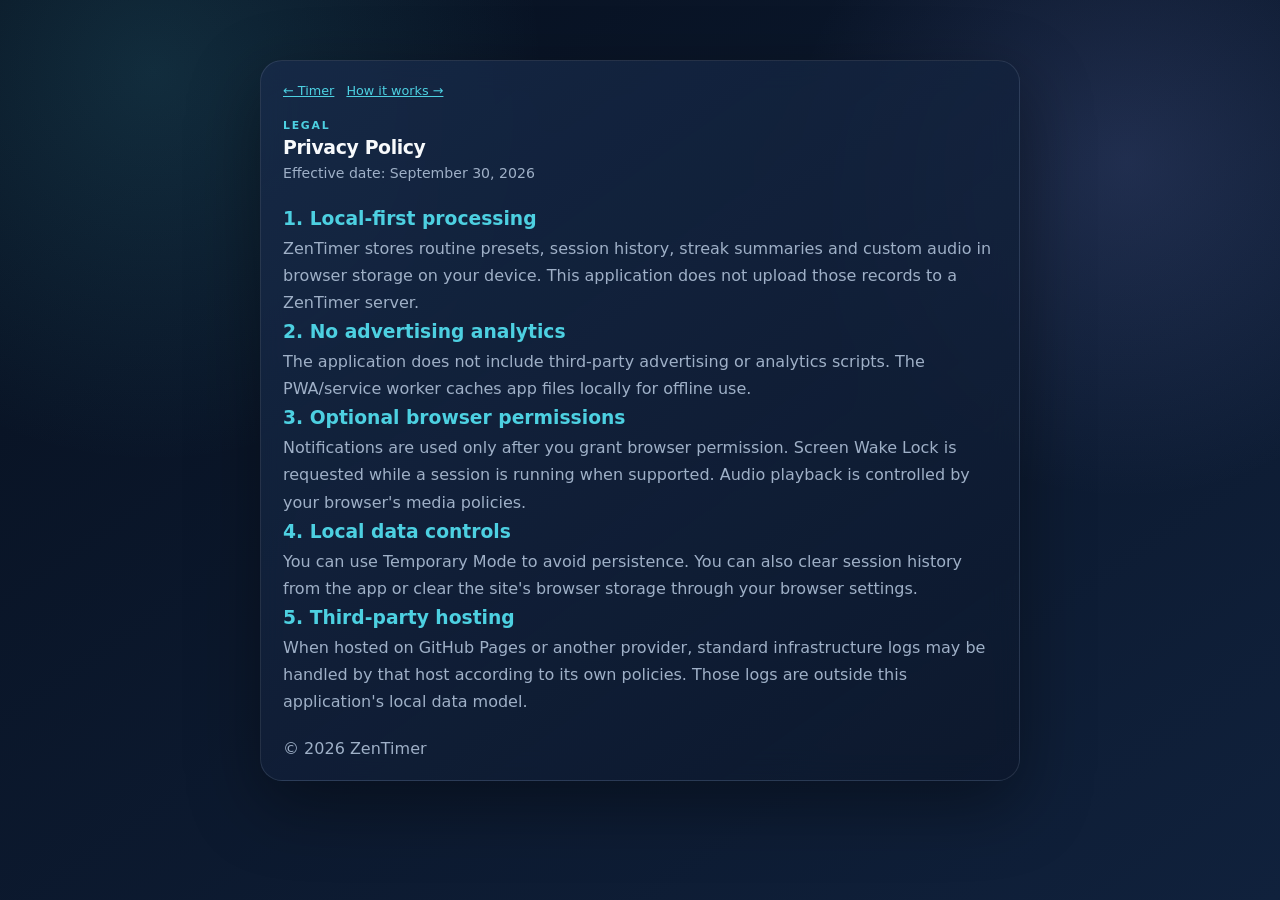
<file: privacy.html>
<!DOCTYPE html>
<html lang="en"><head><meta charset="UTF-8"><meta name="viewport" content="width=device-width, initial-scale=1.0"><title>Privacy Policy - ZenTimer</title><link rel="stylesheet" href="css/styles.css"></head>
<body><div class="panel glass" style="max-width:760px;margin:40px auto"><div class="legal-nav"><a href="index.html" class="btn-link">← Timer</a><a href="how-it-works.html" class="btn-link">How it works →</a></div><div class="section-header" style="margin-top:16px"><div><span class="eyebrow">LEGAL</span><h2>Privacy Policy</h2><p class="muted">Effective date: September 30, 2026</p></div></div>
<div class="legal-content" style="margin-top:18px;line-height:1.7;color:var(--muted)">
<section><h3 style="color:var(--accent)">1. Local-first processing</h3><p>ZenTimer stores routine presets, session history, streak summaries and custom audio in browser storage on your device. This application does not upload those records to a ZenTimer server.</p></section>
<section><h3 style="color:var(--accent)">2. No advertising analytics</h3><p>The application does not include third-party advertising or analytics scripts. The PWA/service worker caches app files locally for offline use.</p></section>
<section><h3 style="color:var(--accent)">3. Optional browser permissions</h3><p>Notifications are used only after you grant browser permission. Screen Wake Lock is requested while a session is running when supported. Audio playback is controlled by your browser's media policies.</p></section>
<section><h3 style="color:var(--accent)">4. Local data controls</h3><p>You can use Temporary Mode to avoid persistence. You can also clear session history from the app or clear the site's browser storage through your browser settings.</p></section>
<section><h3 style="color:var(--accent)">5. Third-party hosting</h3><p>When hosted on GitHub Pages or another provider, standard infrastructure logs may be handled by that host according to its own policies. Those logs are outside this application's local data model.</p></section>
</div><p style="margin-top:24px;color:var(--muted)">© 2026 ZenTimer</p></div></body></html>
</file>
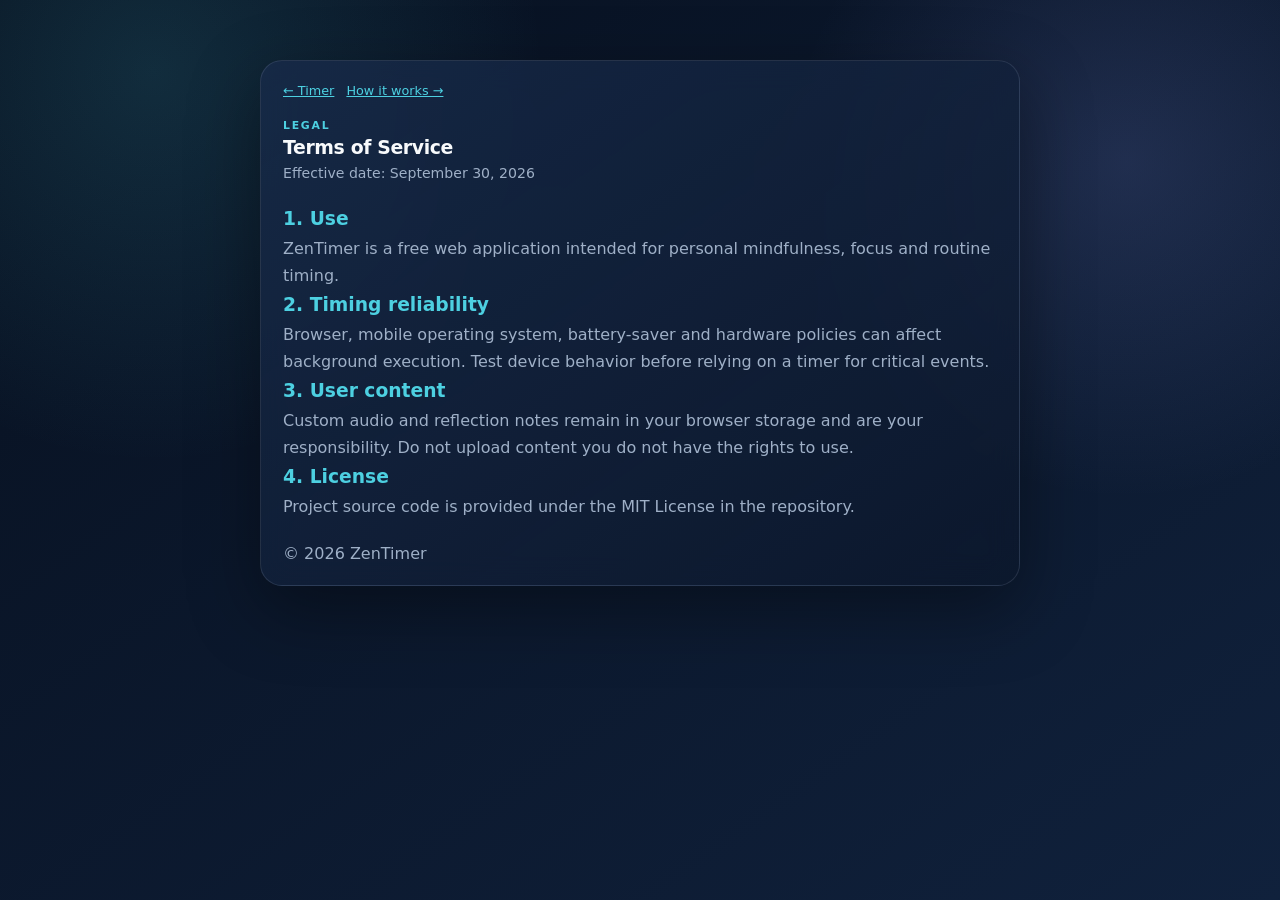
<file: terms.html>
<!DOCTYPE html>
<html lang="en"><head><meta charset="UTF-8"><meta name="viewport" content="width=device-width, initial-scale=1.0"><title>Terms of Service - ZenTimer</title><link rel="stylesheet" href="css/styles.css"></head>
<body><div class="panel glass" style="max-width:760px;margin:40px auto"><div class="legal-nav"><a href="index.html" class="btn-link">← Timer</a><a href="how-it-works.html" class="btn-link">How it works →</a></div><div class="section-header" style="margin-top:16px"><div><span class="eyebrow">LEGAL</span><h2>Terms of Service</h2><p class="muted">Effective date: September 30, 2026</p></div></div>
<div class="legal-content" style="margin-top:18px;line-height:1.7;color:var(--muted)">
<section><h3 style="color:var(--accent)">1. Use</h3><p>ZenTimer is a free web application intended for personal mindfulness, focus and routine timing.</p></section>
<section><h3 style="color:var(--accent)">2. Timing reliability</h3><p>Browser, mobile operating system, battery-saver and hardware policies can affect background execution. Test device behavior before relying on a timer for critical events.</p></section>
<section><h3 style="color:var(--accent)">3. User content</h3><p>Custom audio and reflection notes remain in your browser storage and are your responsibility. Do not upload content you do not have the rights to use.</p></section>
<section><h3 style="color:var(--accent)">4. License</h3><p>Project source code is provided under the MIT License in the repository.</p></section>
</div><p style="margin-top:24px;color:var(--muted)">© 2026 ZenTimer</p></div></body></html>
</file>
<file: css/styles.css>
:root {
  --bg: #07101f;
  --bg-2: #10213c;
  --card: rgba(15, 28, 50, .78);
  --card-strong: rgba(16, 33, 60, .94);
  --border: rgba(148, 163, 184, .18);
  --border-strong: rgba(56, 189, 248, .42);
  --text: #f8fafc;
  --muted: #9fb0c7;
  --accent: #4dd0e1;
  --accent-2: #8b9cf8;
  --success: #34d399;
  --danger: #fb7185;
  --shadow: 0 24px 70px rgba(0,0,0,.38);
  --radius: 22px;
}
* { box-sizing: border-box; margin: 0; padding: 0; }
html { scroll-behavior: smooth; }
body {
  font-family: Inter, ui-sans-serif, system-ui, -apple-system, BlinkMacSystemFont, "Segoe UI", sans-serif;
  color: var(--text);
  min-height: 100vh;
  background:
    radial-gradient(circle at 12% 8%, rgba(77,208,225,.14), transparent 28%),
    radial-gradient(circle at 88% 18%, rgba(139,156,248,.16), transparent 25%),
    linear-gradient(145deg, var(--bg), var(--bg-2));
  background-attachment: fixed;
  padding: 20px;
}
body.visual-pulse { animation: completionPulse 900ms ease-in-out infinite alternate; }
@keyframes completionPulse {
  from { filter: saturate(1) brightness(1); }
  to { filter: saturate(1.24) brightness(1.12); }
}
button, input, select, textarea { font: inherit; }
button { cursor: pointer; }
a { color: inherit; }
.app-shell { width: min(1180px, 100%); margin: 0 auto; }
.topbar {
  display: flex; align-items: center; justify-content: space-between; gap: 16px;
  margin-bottom: 18px; padding: 10px 2px;
}
.brand { display: flex; align-items: center; gap: 12px; }
.logo-icon {
  width: 46px; height: 46px; display: grid; place-items: center;
  border-radius: 15px; background: rgba(255,255,255,.08); border: 1px solid var(--border);
  box-shadow: 0 12px 28px rgba(0,0,0,.22); font-size: 24px;
}
.brand h1 { font-size: 1.45rem; letter-spacing: -.03em; }
.brand p { color: var(--muted); font-size: .84rem; margin-top: 2px; }
.topbar-actions { display: flex; gap: 8px; }
.icon-btn {
  width: 42px; height: 42px; border: 1px solid var(--border); border-radius: 13px;
  background: rgba(255,255,255,.05); color: var(--text); display: grid; place-items: center;
}
.icon-btn:hover { border-color: var(--border-strong); color: var(--accent); }
.dashboard { display: grid; gap: 16px; }
.grid-2 { display: grid; grid-template-columns: repeat(2, minmax(0, 1fr)); gap: 16px; }
.glass {
  background: linear-gradient(145deg, rgba(23, 42, 73, .84), rgba(12, 23, 43, .78));
  border: 1px solid var(--border); box-shadow: var(--shadow); backdrop-filter: blur(15px);
}
.timer-card, .panel { border-radius: var(--radius); padding: 22px; }
.timer-card { min-height: 440px; display: flex; flex-direction: column; justify-content: center; }
.section-header, .subheader {
  display: flex; align-items: flex-start; justify-content: space-between; gap: 12px;
}
.section-header h2, .subheader h3 { margin-top: 3px; }
.section-header h2 { font-size: 1.18rem; letter-spacing: -.02em; }
.subheader h3 { font-size: 1rem; }
.eyebrow { font-size: .68rem; font-weight: 800; letter-spacing: .16em; color: var(--accent); }
.muted, .hint { color: var(--muted); }
.muted { line-height: 1.55; font-size: .88rem; margin-top: 5px; }
.hint { font-size: .72rem; white-space: nowrap; }
.status-badge, .chip {
  display: inline-flex; align-items: center; gap: 5px; padding: 6px 10px;
  border-radius: 999px; background: rgba(255,255,255,.06); border: 1px solid var(--border);
  color: var(--muted); font-size: .72rem; font-weight: 800; text-transform: uppercase; letter-spacing: .06em;
}
.status-badge.running { color: #07101f; background: var(--accent); border-color: transparent; }
.status-badge.completed { color: white; background: var(--success); border-color: transparent; }
.status-badge.paused { color: white; background: var(--accent-2); border-color: transparent; }
.stage-strip { margin-top: 24px; }
.stage-current { display: flex; justify-content: space-between; gap: 12px; align-items: center; }
.stage-label { color: var(--muted); font-size: .74rem; text-transform: uppercase; letter-spacing: .1em; }
.stage-current strong { font-size: .96rem; }
.stage-progress { height: 8px; margin-top: 9px; border-radius: 999px; background: rgba(255,255,255,.07); overflow: hidden; }
.stage-progress span { display: block; height: 100%; width: 0; background: linear-gradient(90deg, var(--accent), var(--accent-2)); border-radius: inherit; transition: width .2s linear; }
.stage-meta { display: flex; justify-content: space-between; margin-top: 8px; color: var(--muted); font-size: .72rem; }
.timer-display {
  font-variant-numeric: tabular-nums; text-align: center; margin: 24px 0 6px;
  font-size: clamp(4.1rem, 12vw, 7rem); font-weight: 800; letter-spacing: -.06em;
  text-shadow: 0 0 36px rgba(77,208,225,.16);
}
.elapsed-row { display: flex; justify-content: center; gap: 18px; color: var(--muted); font-size: .78rem; }
.controls { display: flex; justify-content: center; gap: 10px; margin: 24px 0 4px; flex-wrap: wrap; }
.btn {
  border: 0; border-radius: 13px; padding: 11px 16px; font-weight: 800;
  transition: transform .15s ease, opacity .15s ease, border-color .15s ease, background .15s ease;
}
.btn:hover:not(:disabled) { transform: translateY(-1px); }
.btn:disabled { opacity: .4; cursor: not-allowed; }
.btn-primary { background: var(--accent); color: #06111e; box-shadow: 0 12px 25px rgba(77,208,225,.18); }
.btn-secondary { background: rgba(255,255,255,.06); color: var(--text); border: 1px solid var(--border); }
.btn-danger { background: rgba(251,113,133,.08); color: var(--danger); border: 1px solid rgba(251,113,133,.35); }
.btn-sm { padding: 8px 11px; border-radius: 11px; font-size: .8rem; }
.btn-link, .btn-text-link {
  border: 0; background: transparent; color: var(--accent); font-size: .8rem; text-decoration: underline;
}
.btn-link.inline { display: inline; padding: 0; }
.preset-wrap { margin-top: 22px; padding-top: 16px; border-top: 1px solid var(--border); }
.preset-buttons { display: grid; grid-template-columns: repeat(6, 1fr); gap: 8px; margin-top: 8px; }
.btn-preset {
  min-height: 38px; border-radius: 11px; border: 1px solid var(--border);
  background: rgba(255,255,255,.035); color: var(--muted); font-weight: 800; font-size: .77rem;
}
.btn-preset:hover { color: var(--accent); border-color: var(--border-strong); background: rgba(77,208,225,.08); }
.time-input-group { display: flex; align-items: flex-end; justify-content: center; gap: 8px; margin-top: 26px; }
.input-field { display: grid; gap: 7px; }
.input-field span, .select-field span, .number-field span { color: var(--muted); font-size: .72rem; text-transform: uppercase; letter-spacing: .1em; }
.input-field input, .select-field select, .number-field input, .routine-add input, textarea {
  background: rgba(3,10,20,.38); color: var(--text); border: 1px solid var(--border); border-radius: 11px;
  padding: 10px 11px; outline: none; min-width: 0;
}
.input-field input { width: 104px; font-size: 1.5rem; text-align: center; }
.select-field { display: grid; gap: 7px; }
.select-field select { width: 100%; }
.number-field { display: grid; gap: 7px; }
.number-field input { width: 120px; }
.input-field input:focus, .select-field select:focus, .number-field input:focus, textarea:focus, .routine-add input:focus {
  border-color: var(--border-strong); box-shadow: 0 0 0 3px rgba(77,208,225,.08);
}
.colon { color: var(--muted); font-size: 1.8rem; margin-bottom: 7px; }
.sound-grid { display: grid; gap: 10px; margin-top: 18px; }
.toggle { display: flex; align-items: center; gap: 9px; color: var(--muted); font-size: .82rem; cursor: pointer; }
.toggle input { width: 17px; height: 17px; accent-color: var(--accent); }
.toggle.compact { padding: 4px 0; }
.routine-toolbar { display: flex; align-items: end; gap: 9px; margin: 18px 0 14px; flex-wrap: wrap; }
.routine-toolbar > select, .routine-saved select {
  background: rgba(3,10,20,.38); color: var(--text); border: 1px solid var(--border); border-radius: 11px;
  padding: 9px 11px; outline: none;
}
.routine-list { display: grid; gap: 8px; }
.routine-empty {
  border: 1px dashed var(--border); border-radius: 13px; padding: 16px; color: var(--muted); text-align: center; font-size: .84rem;
}
.routine-item {
  display: grid; grid-template-columns: 34px minmax(0,1fr) auto auto; align-items: center; gap: 10px;
  padding: 10px 12px; border: 1px solid var(--border); border-radius: 13px; background: rgba(255,255,255,.03);
}
.routine-index { width: 28px; height: 28px; border-radius: 9px; background: rgba(77,208,225,.1); color: var(--accent); display: grid; place-items: center; font-weight: 900; }
.routine-item strong { font-size: .88rem; overflow: hidden; text-overflow: ellipsis; white-space: nowrap; }
.routine-item small { color: var(--muted); }
.routine-actions { display: flex; gap: 5px; }
.tiny-btn {
  width: 30px; height: 30px; border-radius: 9px; border: 1px solid var(--border); background: rgba(255,255,255,.04); color: var(--muted);
}
.tiny-btn:hover { color: var(--accent); border-color: var(--border-strong); }
.routine-add { display: grid; grid-template-columns: minmax(0,1fr) 85px 85px auto; gap: 8px; margin-top: 12px; }
.routine-saved { display: flex; align-items: end; justify-content: space-between; gap: 12px; margin-top: 15px; }
.routine-saved .select-field { flex: 1; max-width: 420px; }
.shortcut-grid { display: grid; grid-template-columns: repeat(4, minmax(0,1fr)); gap: 8px; margin-top: 16px; }
.shortcut-grid span { color: var(--muted); font-size: .82rem; padding: 10px 12px; border: 1px solid var(--border); border-radius: 12px; }
kbd {
  display: inline-block; padding: 2px 7px; margin-right: 5px; border-radius: 6px;
  border: 1px solid var(--border); color: var(--text); background: rgba(255,255,255,.05); font-size: .75rem;
}
.stats-grid { display: grid; grid-template-columns: repeat(4, minmax(0,1fr)); gap: 9px; margin-top: 18px; }
.stat { padding: 14px; border: 1px solid var(--border); border-radius: 13px; background: rgba(255,255,255,.03); }
.stat strong { display: block; font-size: 1.35rem; }
.stat span { display: block; color: var(--muted); font-size: .72rem; margin-top: 4px; }
.heatmap-grid { display: grid; grid-template-columns: 1fr 1fr; gap: 14px; margin-top: 18px; }
.heatmap-title { font-size: .74rem; color: var(--muted); margin-bottom: 8px; }
.heatmap { border: 1px solid var(--border); border-radius: 13px; padding: 10px; overflow: hidden; min-height: 90px; }
.heatmap svg { display: block; width: 100%; height: auto; }
.heatmap-legend { display: flex; gap: 5px; align-items: center; margin-top: 7px; color: var(--muted); font-size: .68rem; }
.heatmap-legend i { width: 9px; height: 9px; border-radius: 3px; background: rgba(77,208,225,.12); border: 1px solid rgba(255,255,255,.04); }
.heatmap-legend i[data-level="1"] { background: rgba(77,208,225,.28); }
.heatmap-legend i[data-level="2"] { background: rgba(77,208,225,.5); }
.heatmap-legend i[data-level="3"] { background: rgba(77,208,225,.72); }
.heatmap-legend i[data-level="4"] { background: var(--accent); }
.drop-zone {
  display: grid; place-items: center; gap: 4px; min-height: 120px; margin-top: 18px; text-align: center;
  border: 1px dashed rgba(77,208,225,.34); border-radius: 16px; background: rgba(77,208,225,.045); color: var(--muted);
}
.drop-zone strong { color: var(--text); }
.drop-zone.dragover { background: rgba(77,208,225,.1); border-color: var(--accent); }
.custom-audio-row { display: flex; align-items: center; justify-content: space-between; gap: 12px; margin-top: 12px; }
.inline-actions { display: flex; gap: 7px; }
.recent-sessions { display: grid; gap: 9px; margin-top: 16px; }
.session-row { display: grid; grid-template-columns: auto 1fr auto; gap: 12px; align-items: center; padding: 10px 12px; border: 1px solid var(--border); border-radius: 12px; background: rgba(255,255,255,.03); }
.session-row strong { font-size: .83rem; }
.session-row p { color: var(--muted); font-size: .78rem; white-space: nowrap; overflow: hidden; text-overflow: ellipsis; }
.rating { color: #fcd34d; font-size: .74rem; }
footer { margin: 24px 0 12px; text-align: center; color: var(--muted); font-size: .74rem; }
.footer-nav { display: flex; justify-content: center; align-items: center; gap: 7px; }
.footer-nav a { color: var(--muted); text-decoration: none; }
.footer-nav a:hover { color: var(--accent); }
.copyright { margin-top: 7px; }
.gdpr-banner {
  position: fixed; left: 50%; bottom: 18px; transform: translateX(-50%); z-index: 80; width: min(620px, calc(100% - 24px));
  background: var(--card-strong); border: 1px solid var(--border-strong); border-radius: 17px; padding: 17px; box-shadow: var(--shadow);
}
.gdpr-banner.hidden, .modal.hidden, .zen-overlay.hidden, .visual-alert.hidden { display: none; }
.gdpr-content h3 { font-size: .95rem; color: var(--accent); margin-bottom: 5px; }
.gdpr-content p { color: var(--muted); font-size: .78rem; line-height: 1.5; }
.gdpr-actions, .modal-actions { display: flex; justify-content: flex-end; gap: 8px; margin-top: 12px; flex-wrap: wrap; }
.modal {
  position: fixed; inset: 0; z-index: 100; display: grid; place-items: center; padding: 18px;
  background: rgba(1, 6, 14, .76); backdrop-filter: blur(8px);
}
.modal-card { width: min(520px, 100%); border-radius: 20px; padding: 20px; }
.modal-card textarea { width: 100%; min-height: 120px; resize: vertical; }
.zen-overlay {
  position: fixed; inset: 0; z-index: 90; display: grid; place-items: center; text-align: center;
  background:
    radial-gradient(circle at 50% 42%, rgba(77,208,225,.10), transparent 30%),
    linear-gradient(150deg, #040914, #0b1730 60%, #06111d);
}
.zen-clock { position: absolute; top: 26px; right: 28px; color: var(--muted); font-variant-numeric: tabular-nums; font-size: 1rem; }
.breath-circle {
  width: min(46vw, 310px); aspect-ratio: 1; border-radius: 50%; border: 1px solid rgba(77,208,225,.58);
  box-shadow: 0 0 70px rgba(77,208,225,.12), inset 0 0 40px rgba(77,208,225,.09);
  display: grid; place-items: center; transform: scale(1); animation: breathing 19s ease-in-out infinite;
}
@keyframes breathing {
  0% { transform: scale(1); }
  21.05% { transform: scale(1.33); }
  57.89% { transform: scale(1.33); }
  100% { transform: scale(1); }
}
.breath-circle span { color: var(--text); font-size: .9rem; letter-spacing: .06em; text-transform: uppercase; }
.zen-stage { margin-top: 20px; color: var(--muted); font-size: .9rem; }
.zen-exit {
  position: absolute; left: 50%; bottom: 28px; transform: translateX(-50%); color: var(--muted);
  background: rgba(255,255,255,.05); border: 1px solid var(--border); padding: 9px 13px; border-radius: 12px;
}
.visual-alert { position: fixed; inset: 0; z-index: 95; display: grid; place-items: center; pointer-events: none; }
.visual-alert-card {
  pointer-events: auto; display: grid; gap: 8px; place-items: center; padding: 22px 28px; min-width: 220px;
  border: 1px solid var(--accent); border-radius: 19px; background: rgba(7,16,31,.9); box-shadow: var(--shadow);
  animation: alertIn .25s ease-out;
}
.visual-alert-card span { font-size: 2rem; color: var(--accent); }
@keyframes alertIn { from { transform: scale(.92); opacity: 0; } to { transform: scale(1); opacity: 1; } }
@media (max-width: 860px) {
  .grid-2, .heatmap-grid { grid-template-columns: 1fr; }
  .shortcut-grid { grid-template-columns: repeat(2, 1fr); }
}
@media (max-width: 640px) {
  body { padding: 12px; }
  .timer-card, .panel { padding: 16px; }
  .preset-buttons { grid-template-columns: repeat(3, 1fr); }
  .routine-add { grid-template-columns: 1fr 1fr 1fr; }
  .routine-add .btn { grid-column: 1 / -1; }
  .routine-saved, .custom-audio-row { align-items: flex-start; flex-direction: column; }
  .stats-grid { grid-template-columns: repeat(2, 1fr); }
  .timer-display { margin: 20px 0 4px; }
}

/* Product story + system guide */
.product-story { display: grid; grid-template-columns: repeat(3, minmax(0,1fr)); gap: 16px; }
.story-card { border-radius: var(--radius); padding: 20px; }
.story-card h2 { margin-top: 8px; font-size: 1.06rem; line-height: 1.25; letter-spacing: -.02em; }
.story-card h3 { margin-top: 10px; font-size: 1rem; }
.story-card p { margin-top: 8px; color: var(--muted); font-size: .84rem; line-height: 1.6; }
.story-cta { grid-column: 1 / -1; display: flex; justify-content: center; padding-top: 2px; }
.top-nav-link { color: var(--muted); text-decoration: none; font-size: .8rem; font-weight: 800; border: 1px solid var(--border); padding: 9px 12px; border-radius: 11px; background: rgba(255,255,255,.04); }
.top-nav-link:hover { color: var(--accent); border-color: var(--border-strong); }

.info-page { padding-bottom: 48px; }
.guide-layout { display: grid; gap: 28px; }
.guide-hero { border-radius: 28px; padding: 34px; overflow: hidden; position: relative; }
.guide-hero::after { content: ""; position: absolute; width: 280px; height: 280px; border-radius: 50%; right: -90px; top: -110px; background: rgba(77,208,225,.08); border: 1px solid rgba(77,208,225,.12); }
.guide-hero h2 { max-width: 840px; font-size: clamp(2rem, 5vw, 3.8rem); line-height: 1.02; letter-spacing: -.05em; margin-top: 12px; }
.lead { max-width: 840px; color: var(--muted); font-size: 1rem; line-height: 1.75; margin-top: 16px; }
.hero-actions { display: flex; gap: 8px; margin-top: 20px; flex-wrap: wrap; }
.guide-section { display: grid; gap: 16px; }
.guide-heading { max-width: 860px; }
.guide-heading h2 { font-size: clamp(1.45rem, 3vw, 2.25rem); letter-spacing: -.035em; margin-top: 5px; }
.guide-heading p { color: var(--muted); line-height: 1.65; font-size: .9rem; margin-top: 7px; }
.problem-grid, .architecture-grid, .use-case-grid, .roadmap-grid, .validator-grid { display: grid; grid-template-columns: repeat(3, minmax(0,1fr)); gap: 12px; }
.problem-grid .story-card { min-height: 190px; }
.number-badge { display: inline-grid; place-items: center; width: 30px; height: 30px; border-radius: 10px; background: rgba(77,208,225,.1); color: var(--accent); font-weight: 900; font-size: .75rem; }
.system-flow { display: grid; grid-template-columns: repeat(11, minmax(0,1fr)); gap: 8px; align-items: stretch; }
.flow-step { border-radius: 17px; padding: 16px; min-height: 165px; grid-column: span 2; }
.flow-step span { color: var(--accent); font-size: .72rem; font-weight: 900; letter-spacing: .1em; }
.flow-step h3 { margin-top: 12px; }
.flow-step p { color: var(--muted); font-size: .8rem; line-height: 1.55; margin-top: 7px; }
.flow-arrow { display: grid; place-items: center; color: var(--accent); font-size: 1.2rem; }
.arch-card, .use-case, .roadmap-card, .validator-card { border-radius: 17px; padding: 17px; }
.arch-card { min-height: 170px; }
.arch-card strong { display: block; font-size: .98rem; }
.arch-card span { display: inline-block; margin-top: 6px; padding: 4px 7px; border: 1px solid var(--border); border-radius: 8px; color: var(--accent); font-size: .68rem; font-weight: 800; }
.arch-card p, .use-case p, .roadmap-card p, .validator-card p { color: var(--muted); line-height: 1.6; font-size: .8rem; margin-top: 9px; }
.use-case { min-height: 176px; }
.use-case h3 { font-size: .99rem; }
.use-case span { display: block; margin-top: 12px; color: var(--accent); font-size: .72rem; font-weight: 800; }
.solution-table { border-radius: 18px; overflow: hidden; }
.solution-row { display: grid; grid-template-columns: 1fr 1.15fr 1fr; gap: 1px; border-bottom: 1px solid var(--border); }
.solution-row:last-child { border-bottom: 0; }
.solution-row > * { padding: 13px 14px; background: rgba(255,255,255,.02); color: var(--muted); font-size: .79rem; line-height: 1.5; }
.solution-head > * { color: var(--text); font-size: .72rem; text-transform: uppercase; letter-spacing: .08em; }
.roadmap-card { min-height: 180px; }
.phase { color: var(--accent); font-size: .66rem; font-weight: 900; letter-spacing: .12em; }
.roadmap-card h3 { margin-top: 8px; font-size: 1rem; }
.validator-grid { grid-template-columns: repeat(4, minmax(0,1fr)); }
.validator-card strong { color: var(--text); font-size: .92rem; }

@media (max-width: 980px) {
  .product-story, .problem-grid, .architecture-grid, .use-case-grid, .roadmap-grid { grid-template-columns: repeat(2, minmax(0,1fr)); }
  .validator-grid { grid-template-columns: repeat(2, minmax(0,1fr)); }
  .system-flow { grid-template-columns: repeat(6, minmax(0,1fr)); }
  .flow-step { grid-column: span 2; }
  .flow-arrow:nth-of-type(2n) { display: none; }
}
@media (max-width: 640px) {
  .product-story, .problem-grid, .architecture-grid, .use-case-grid, .roadmap-grid, .validator-grid { grid-template-columns: 1fr; }
  .guide-hero { padding: 24px 18px; }
  .solution-row { grid-template-columns: 1fr; }
  .solution-head { display: none; }
  .system-flow { grid-template-columns: 1fr; }
  .flow-step { grid-column: auto; min-height: unset; }
  .flow-arrow { transform: rotate(90deg); min-height: 24px; }
  .info-page .topbar { align-items: flex-start; }
}
.legal-nav { display: flex; gap: 12px; flex-wrap: wrap; align-items: center; }


/* Customer-first navigation, hierarchy and accessibility */
html { scroll-padding-top: 24px; }
.skip-link {
  position: fixed; left: 14px; top: -60px; z-index: 300; padding: 10px 14px; border-radius: 10px;
  background: var(--accent); color: #06111e; font-weight: 900; text-decoration: none; transition: top .2s ease;
}
.skip-link:focus { top: 14px; }
.brand-link { color: inherit; text-decoration: none; }
.brand-link > span:last-child { display: grid; gap: 2px; }
.brand-link strong { font-size: 1.12rem; letter-spacing: -.02em; }
.brand-link small { color: var(--muted); font-size: .76rem; }
.site-nav { display: flex; align-items: center; gap: 18px; margin-left: auto; }
.site-nav a { color: var(--muted); text-decoration: none; font-size: .79rem; font-weight: 800; }
.site-nav a:hover { color: var(--accent); }
.status-chip {
  border: 1px solid var(--border); color: var(--muted); background: rgba(255,255,255,.04);
  padding: 8px 10px; border-radius: 999px; font-size: .7rem; font-weight: 800; white-space: nowrap;
}
.status-chip.online { color: var(--success); border-color: rgba(52,211,153,.28); background: rgba(52,211,153,.06); }
.status-chip.offline { color: #fbbf24; border-color: rgba(251,191,36,.3); background: rgba(251,191,36,.06); }
.app-notice { padding: 10px 14px; border: 1px solid var(--border-strong); background: rgba(77,208,225,.06); border-radius: 12px; color: var(--text); font-size: .8rem; }
.app-notice strong { color: var(--accent); }
.hero-panel { display: grid; grid-template-columns: minmax(0, 1.65fr) minmax(300px, .75fr); gap: 20px; padding: 28px; border-radius: 28px; overflow: hidden; }
.hero-copy { padding: 8px 0; }
.hero-copy h1 { max-width: 880px; font-size: clamp(2.2rem, 6vw, 4.5rem); line-height: .98; letter-spacing: -.055em; margin-top: 10px; }
.hero-lead { max-width: 760px; margin-top: 16px; color: var(--muted); line-height: 1.75; font-size: 1rem; }
.hero-actions { display: flex; align-items: center; gap: 9px; margin-top: 22px; flex-wrap: wrap; }
.text-action { color: var(--accent); text-decoration: none; font-weight: 800; font-size: .82rem; padding: 9px 3px; }
.trust-row { display: flex; gap: 16px; flex-wrap: wrap; margin-top: 16px; color: var(--muted); font-size: .72rem; font-weight: 700; }
.hero-side { align-self: stretch; padding: 4px 0 0; display: grid; align-content: start; gap: 10px; }
.starter-card { display: grid; gap: 7px; padding: 15px; border: 1px solid var(--border); border-radius: 16px; background: rgba(255,255,255,.035); }
.starter-card strong { font-size: .9rem; }
.starter-card span { color: var(--muted); font-size: .76rem; line-height: 1.5; }
.starter-card a { justify-self: start; color: var(--accent); font-size: .75rem; font-weight: 800; text-decoration: none; }
.how-start { display: grid; gap: 12px; }
.section-intro h2 { margin-top: 4px; font-size: 1.35rem; letter-spacing: -.025em; }
.start-grid { display: grid; grid-template-columns: repeat(3, minmax(0,1fr)); gap: 10px; }
.start-step { display: flex; gap: 12px; align-items: flex-start; padding: 16px; border-radius: 16px; }
.step-number { color: var(--accent); font-weight: 900; font-size: .75rem; letter-spacing: .08em; }
.start-step strong { font-size: .88rem; }
.start-step p { margin-top: 4px; color: var(--muted); font-size: .77rem; line-height: 1.5; }
.timer-card { scroll-margin-top: 24px; }
.btn-large { min-width: 170px; padding: 13px 18px; }
.muted-inline { color: var(--muted); font-size: .75rem; display: block; margin-top: 4px; }
.helper-text { margin-top: 12px; color: var(--muted); font-size: .75rem; line-height: 1.5; }
.template-grid { display: grid; grid-template-columns: repeat(3, minmax(0,1fr)); gap: 9px; margin-top: 16px; }
.template-card { text-align: left; padding: 13px; border: 1px solid var(--border); border-radius: 14px; background: rgba(255,255,255,.035); color: var(--text); }
.template-card strong { display: block; font-size: .84rem; }
.template-card span { display: block; margin-top: 4px; color: var(--muted); font-size: .73rem; line-height: 1.45; }
.template-card:hover, .template-card:focus-visible { border-color: var(--border-strong); background: rgba(77,208,225,.06); }
.routine-template-field { flex: 1; min-width: 220px; }
.customize-grid { display: grid; grid-template-columns: repeat(3, minmax(0,1fr)); gap: 10px; margin-top: 16px; }
.setting-card { display: grid; grid-template-columns: 34px minmax(0,1fr); gap: 10px; padding: 16px; border: 1px solid var(--border); border-radius: 15px; background: rgba(255,255,255,.03); }
.setting-icon { width: 34px; height: 34px; display: grid; place-items: center; border-radius: 10px; background: rgba(77,208,225,.08); }
.setting-card h3 { font-size: .86rem; }
.setting-card p { color: var(--muted); font-size: .76rem; line-height: 1.5; margin: 4px 0 10px; }
.compact-shortcuts { grid-template-columns: repeat(2, minmax(0,1fr)); margin-top: 4px; }
.compact-shortcuts span { font-size: .72rem; }
.recent-block { margin-top: 18px; padding-top: 16px; border-top: 1px solid var(--border); }
.export-actions { display: flex; gap: 12px; justify-content: flex-end; margin-top: 10px; }
.value-panel { display: grid; align-content: start; gap: 8px; }
.value-panel h3 { font-size: 1.1rem; }
.value-panel > p { color: var(--muted); line-height: 1.6; font-size: .83rem; }
.value-list { display: grid; gap: 6px; margin: 5px 0 8px; color: var(--muted); font-size: .77rem; }
.value-panel .btn { justify-self: start; margin-top: 4px; }
.noscript-card { position: fixed; inset: 12px; z-index: 500; padding: 20px; border-radius: 18px; background: #0f1c32; border: 1px solid var(--accent); color: var(--text); }
button:focus-visible, a:focus-visible, input:focus-visible, select:focus-visible, textarea:focus-visible, [tabindex]:focus-visible { outline: 3px solid rgba(77,208,225,.42); outline-offset: 2px; }

@media (max-width: 980px) {
  .site-nav { display: none; }
  .hero-panel { grid-template-columns: 1fr; }
  .hero-side { grid-template-columns: repeat(2, minmax(0,1fr)); }
  .hero-side > .eyebrow { grid-column: 1 / -1; }
  .customize-grid { grid-template-columns: 1fr 1fr; }
}
@media (max-width: 760px) {
  body { padding: 10px; }
  .topbar { align-items: flex-start; }
  .topbar-actions { gap: 5px; }
  .status-chip { display: none; }
  .brand-link small { font-size: .69rem; }
  .hero-panel { padding: 21px 17px; }
  .hero-copy h1 { font-size: clamp(2rem, 12vw, 3.25rem); }
  .hero-side, .start-grid, .template-grid, .customize-grid { grid-template-columns: 1fr; }
  .hero-side { display: grid; }
  .trust-row { gap: 8px 12px; }
  .routine-toolbar { align-items: stretch; }
  .routine-toolbar > * { width: 100%; }
  .routine-template-field { min-width: 0; }
  .number-field input { width: 100%; }
  .routine-add { grid-template-columns: 1fr 1fr; }
  .routine-add .btn { grid-column: 1 / -1; }
  .routine-saved { align-items: stretch; }
  .routine-saved .select-field { max-width: none; }
  .custom-audio-row, .export-actions { align-items: stretch; flex-direction: column; }
  .export-actions { align-items: flex-start; }
  .controls { gap: 7px; }
  .btn-large { width: 100%; }
  .primary-controls .btn:not(.btn-large) { flex: 1; }
  .timer-display { font-size: clamp(3.65rem, 20vw, 5.2rem); }
}
@media (max-width: 460px) {
  .panel, .timer-card { padding: 14px; }
  .topbar { padding-inline: 0; }
  .brand-link small { max-width: 185px; }
  .icon-btn { width: 40px; height: 40px; }
  .hero-actions .btn, .hero-actions .text-action { width: 100%; text-align: center; }
  .preset-buttons { grid-template-columns: repeat(2, 1fr); }
  .time-input-group { margin-top: 20px; }
  .input-field input { width: 100px; }
  .routine-item { grid-template-columns: 30px minmax(0,1fr); }
  .routine-item .routine-actions { grid-column: 2; }
  .compact-shortcuts { grid-template-columns: 1fr; }
  .gdpr-actions { justify-content: stretch; }
  .gdpr-actions .btn { flex: 1; }
  .footer-nav { gap: 5px; flex-wrap: wrap; }
}
@media (prefers-reduced-motion: reduce) {
  *, *::before, *::after { scroll-behavior: auto !important; animation-duration: .01ms !important; animation-iteration-count: 1 !important; transition-duration: .01ms !important; }
}

.guide-toc { position: sticky; top: 10px; z-index: 4; display: flex; align-items: center; gap: 14px; flex-wrap: wrap; padding: 12px 16px; border-radius: 15px; }
.guide-toc strong { font-size: .78rem; color: var(--text); }
.guide-toc a { color: var(--muted); text-decoration: none; font-size: .74rem; font-weight: 800; }
.guide-toc a:hover { color: var(--accent); }
.guide-trust { display: flex; flex-wrap: wrap; gap: 8px; margin-top: 15px; }
.guide-trust span { border: 1px solid var(--border); border-radius: 999px; padding: 6px 9px; color: var(--muted); font-size: .68rem; font-weight: 800; background: rgba(255,255,255,.035); }
.app-notice[data-kind="warning"] { border-color: rgba(251,191,36,.32); background: rgba(251,191,36,.06); }
.app-notice[data-kind="offline"] { border-color: rgba(251,191,36,.32); background: rgba(251,191,36,.06); }
@media (max-width: 700px) { .guide-toc { position: static; gap: 9px 12px; } .guide-toc strong { width: 100%; } }
</file>
